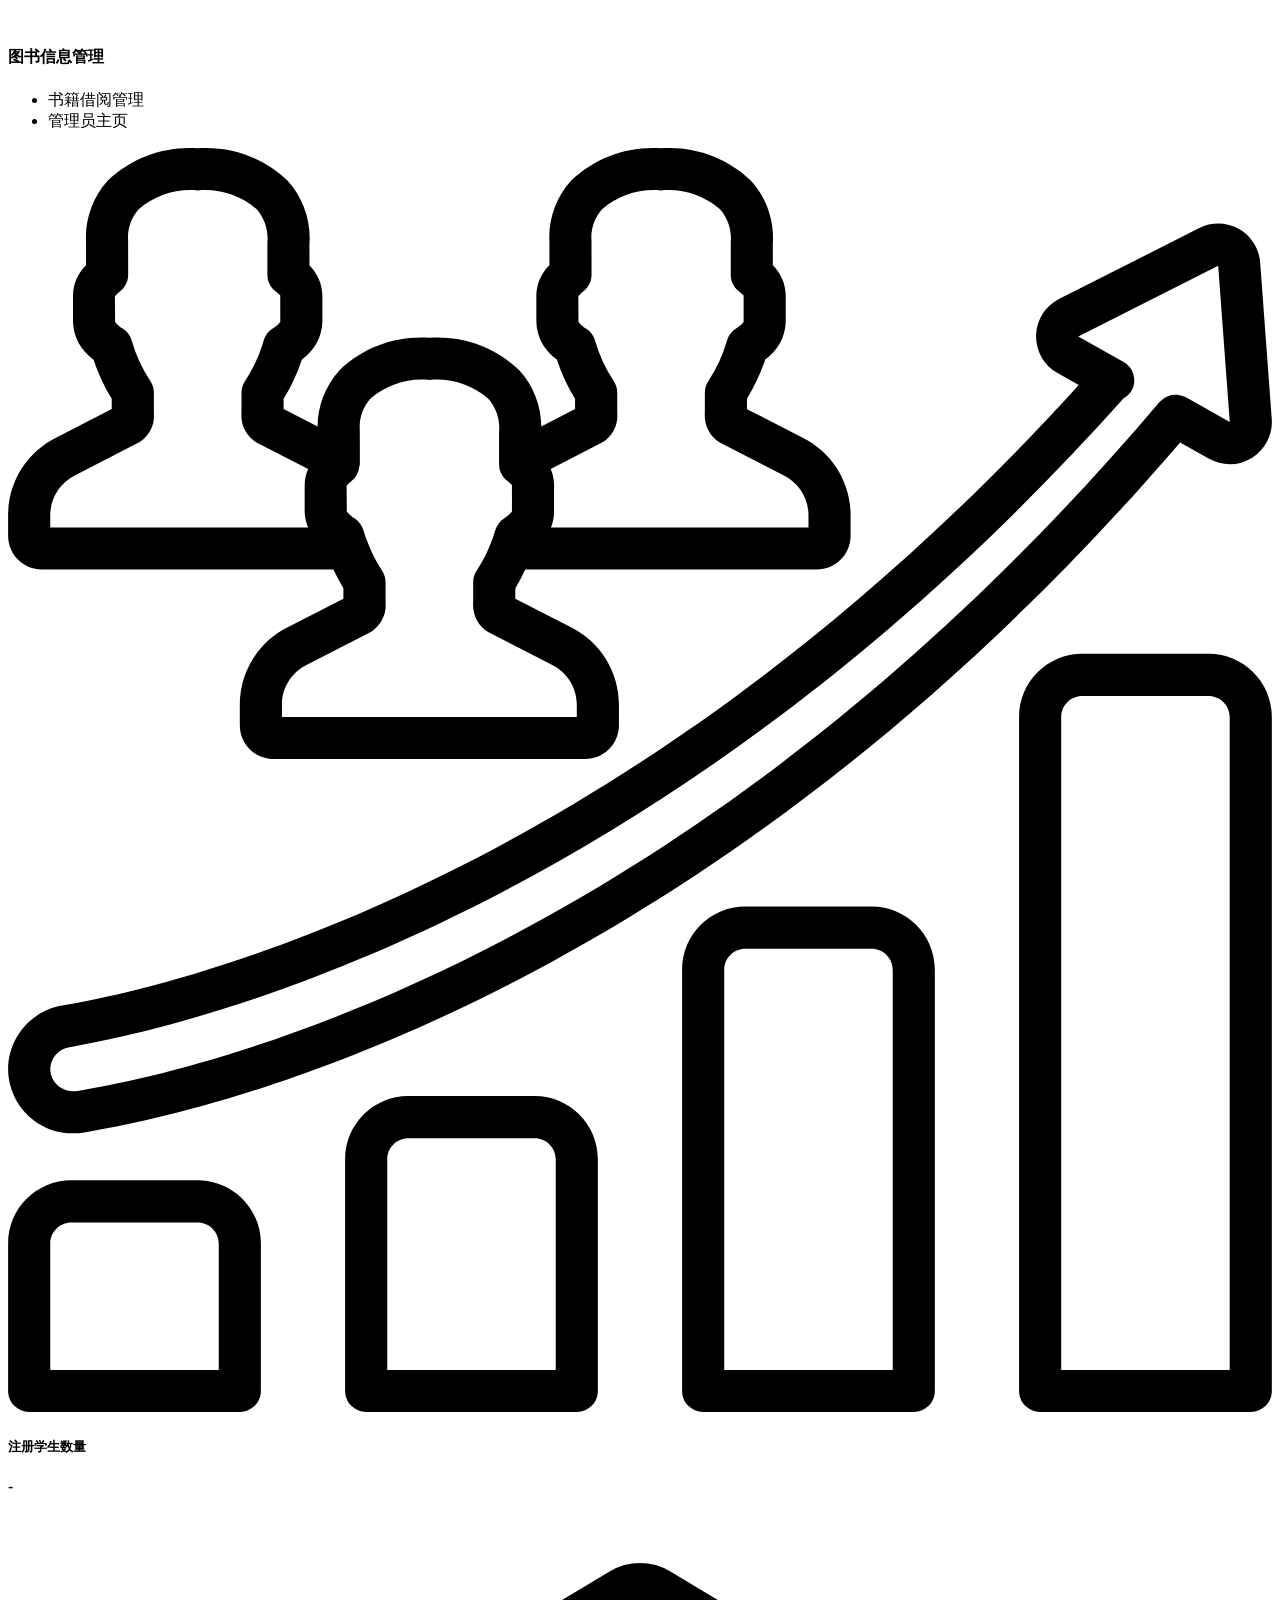
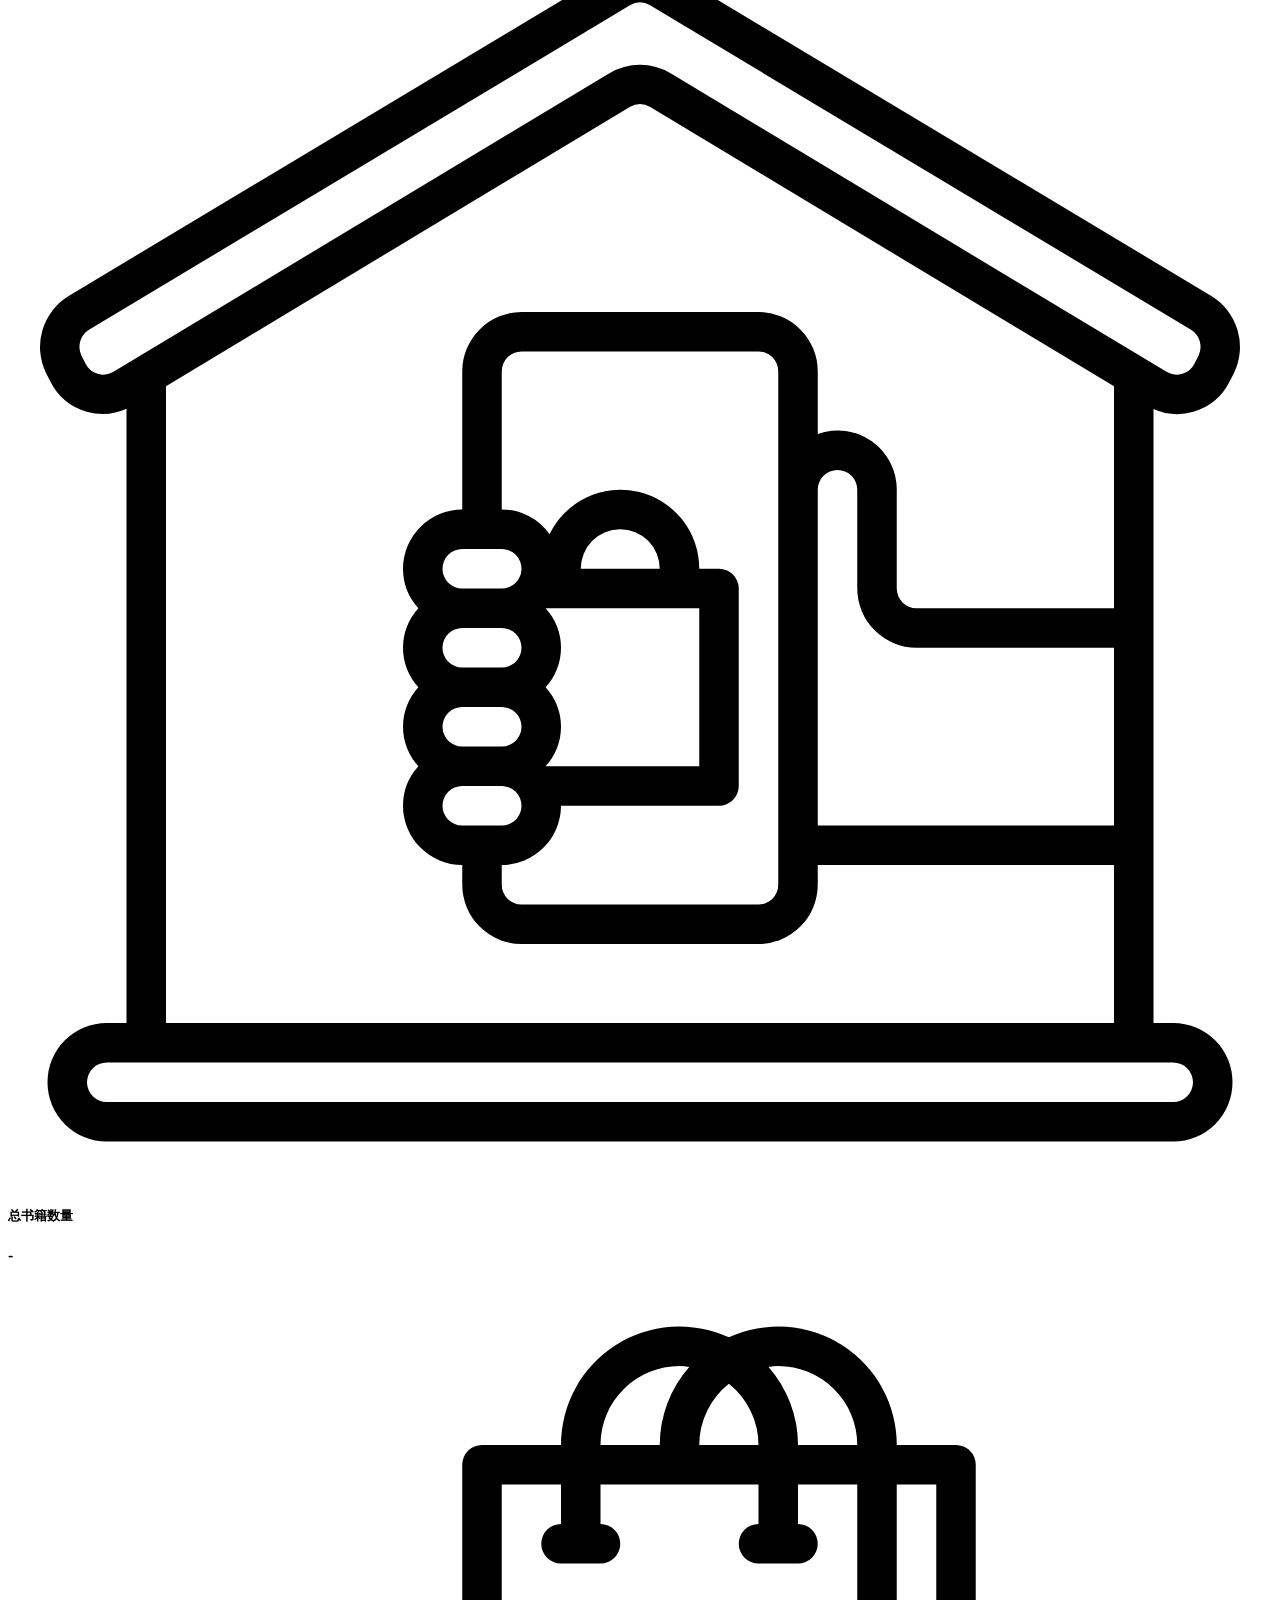
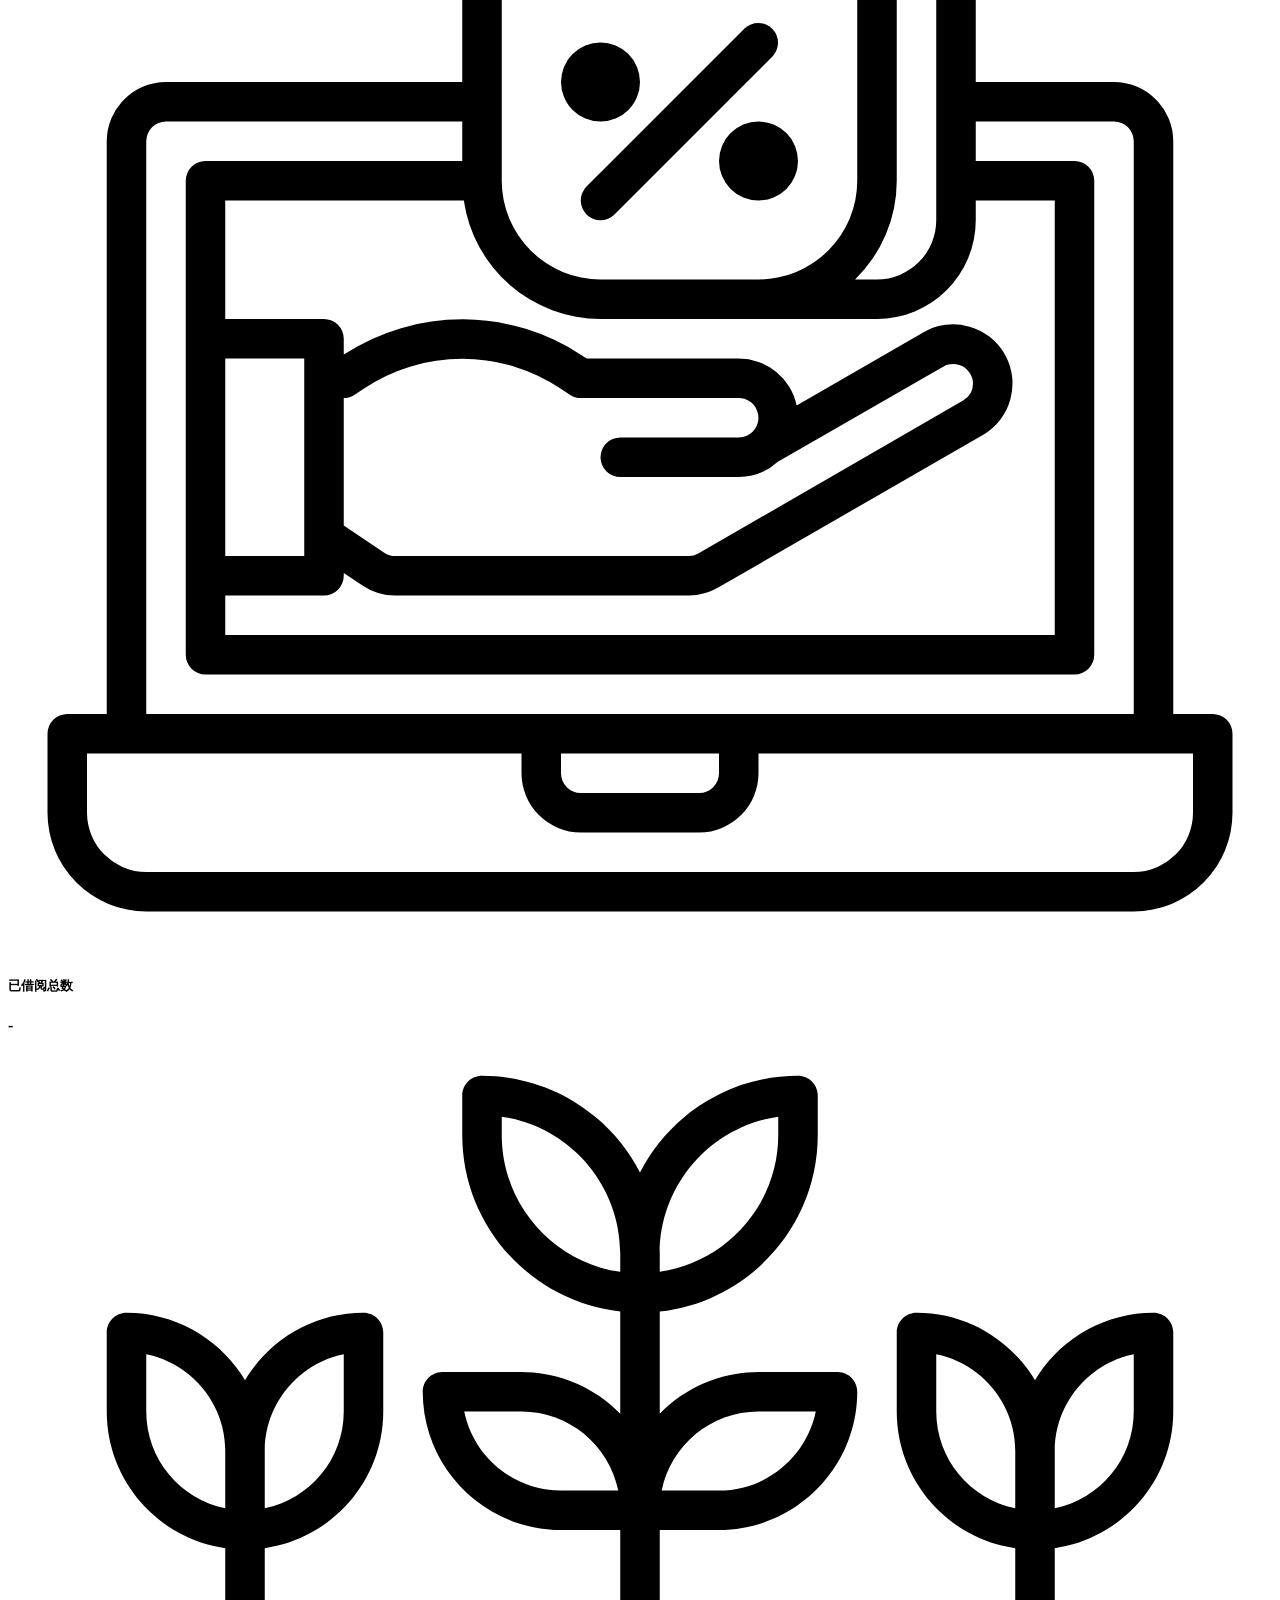
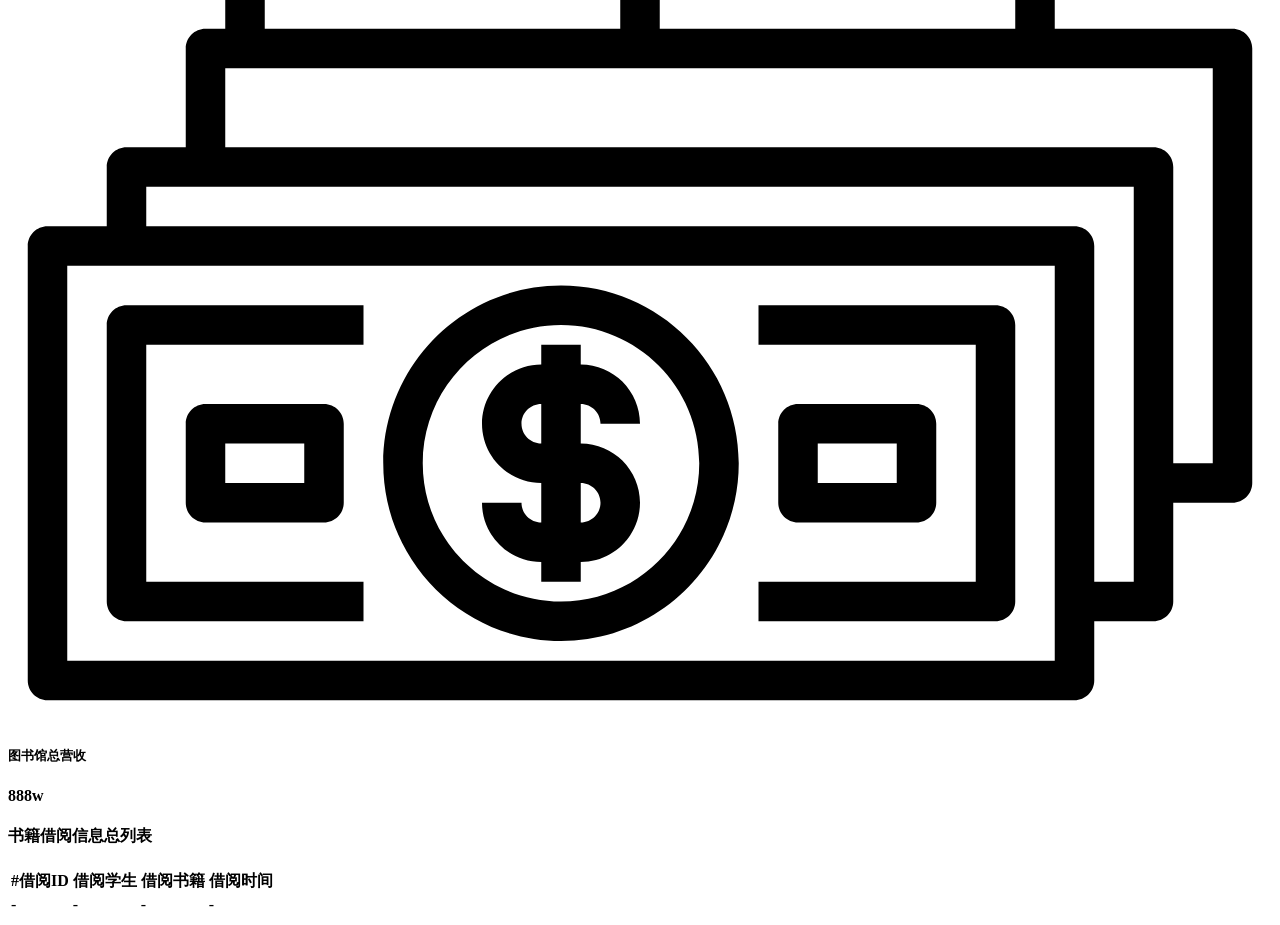
<file: target/BookManager-1.8-SNAPSHOT/WEB-INF/template/admin/index.html>
<!DOCTYPE html>
<!--[if IE 8]> <html lang="en" class="ie8 no-js"> <![endif]-->
<!--[if IE 9]> <html lang="en" class="ie9 no-js"> <![endif]-->
<!--[if !IE]><!-->
<html lang="zxx" xmlns:th="http://www.thymeleaf.org"
      xmlns:sec="http://www.thymeleaf.org/extras/spring-security">
<!--<![endif]-->
<!-- Begin Head -->

<head>
    <title>叶玄朔的图书管理系统</title>
    <meta charset="utf-8">
    <meta content="width=device-width, initial-scale=1.0" name="viewport">
    <meta name="description" content="">
    <meta name="keywords" content="">
    <meta name="author" content="">
    <meta name="MobileOptimized" content="320">
    <!--Start Style -->
    <link rel="stylesheet" type="text/css" th:href="@{/static/css/fonts.css}">
    <link rel="stylesheet" type="text/css" th:href="@{/static/css/bootstrap.min.css}">
    <link rel="stylesheet" type="text/css" th:href="@{/static/css/font-awesome.min.css}">
    <link rel="stylesheet" type="text/css" th:href="@{/static/css/icofont.min.css}">
    <link rel="stylesheet" type="text/css" th:href="@{/static/css/style.css}">
	<link rel="stylesheet" id="theme-change" type="text/css" href="">
</head>

<body>
<div class="loader">
    <div class="spinner">
        <img th:src="@{/static/picture/loader.gif}" alt="">
    </div>
</div>
    <!-- Main Body -->
    <div class="page-wrapper">
        <div th:replace="template.html::title"></div>
        <div th:replace="template.html::aside"></div>
        <div class="page-wrapper">
            <div class="main-content">
                <!-- Page Title Start -->
                <div class="row">
                    <div class="colxl-12 col-lg-12 col-md-12 col-sm-12 col-12">
                        <div class="page-title-wrapper">
                            <div class="page-title-box">
                                <h4 class="page-title bold">图书信息管理</h4>
                            </div>
                            <div class="breadcrumb-list">
                                <ul>
                                    <li class="breadcrumb-link">
                                        <a th:href="@{/page/admin/index}"><i class="fas fa-home mr-2"></i>书籍借阅管理</a>
                                    </li>
                                    <li class="breadcrumb-link active">管理员主页</li>
                                </ul>
                            </div>
                        </div>
                    </div>
                </div>

                <!-- Dashboard Start -->
                <div class="row">
                    <div class="col-xl-3 col-lg-4 col-md-6">
                        <!-- Start Card-->
                        <div class="card ad-info-card">
                            <div class="card-body dd-flex align-items-center">
                                <div class="icon-info">
                                    <svg version="1.1" xmlns="http://www.w3.org/2000/svg" xmlns:xlink="http://www.w3.org/1999/xlink" x="0px" y="0px" viewBox="0 0 512.126 512.126" xml:space="preserve">
                                        <g transform="translate(0 -1)">
                                            <g>
                                                <g>
                                                    <path d="M13.88,171.793h117.986c1.201,2.614,2.547,5.16,4.031,7.625l-0.009,4.175l-22.567,11.587
                                                        c-11.796,5.875-19.293,17.877-19.4,31.054v8.875c0.104,7.537,6.288,13.568,13.825,13.484h125.95
                                                        c7.537,0.085,13.721-5.946,13.825-13.483v-8.875c-0.108-13.178-7.605-25.18-19.4-31.058l-22.583-11.579v-4.171
                                                        c1.49-2.466,2.84-5.015,4.042-7.633h117.983c7.537,0.085,13.721-5.946,13.825-13.483v-8.875
                                                        c-0.107-13.177-7.604-25.179-19.4-31.054v-0.004l-22.583-11.579v-4.196c3.072-5.008,5.558-10.353,7.408-15.929
                                                        c5.027-3.432,8.109-9.062,8.292-15.146V60.689c-0.089-4.571-1.961-8.927-5.217-12.138l-0.025-8.554
                                                        c0.722-9.479-2.508-18.835-8.925-25.85c-9.739-9.271-22.94-13.999-36.35-13.021c-13.434-0.976-26.655,3.772-36.4,13.071
                                                        c-6.195,6.829-9.377,15.867-8.825,25.071v9.259c-3.309,3.191-5.213,7.566-5.292,12.162v10.837
                                                        c0.183,6.084,3.265,11.713,8.292,15.146c1.848,5.573,4.331,10.915,7.4,15.921l-0.009,4.2l-13.682,7.024
                                                        c-0.04-8.48-3.251-16.638-9.002-22.87c-9.739-9.27-22.939-13.999-36.35-13.021c-13.434-0.976-26.655,3.772-36.4,13.071
                                                        c-5.69,6.256-8.857,14.4-8.889,22.856l-13.761-7.056v-4.196c3.072-5.008,5.558-10.353,7.408-15.929
                                                        c5.027-3.432,8.109-9.062,8.292-15.146V60.689c-0.09-4.57-1.962-8.924-5.217-12.133l-0.025-8.558
                                                        c0.723-9.479-2.508-18.836-8.925-25.85c-9.739-9.271-22.94-13.999-36.35-13.021C63.421,0.151,50.2,4.898,40.455,14.197
                                                        c-6.195,6.831-9.377,15.87-8.825,25.075v9.259c-3.307,3.19-5.211,7.564-5.292,12.158v10.837
                                                        c0.183,6.084,3.265,11.713,8.292,15.146c1.849,5.573,4.332,10.915,7.4,15.921l-0.009,4.2l-22.567,11.588
                                                        c-11.796,5.875-19.293,17.877-19.4,31.054v8.875C0.159,165.846,6.343,171.878,13.88,171.793z M241.063,120.151
                                                        c3.963-2.5,6.193-7.008,5.775-11.675v-8.363c-0.001-1.683-0.499-3.329-1.434-4.729c-3.314-4.994-5.84-10.468-7.491-16.229
                                                        c-0.555-2.011-1.827-3.749-3.575-4.887c-1.249-0.682-2.339-1.621-3.2-2.754v0.004l-0.075-10.438
                                                        c0.643-0.803,1.388-1.519,2.217-2.129c1.993-1.622,3.15-4.055,3.15-6.625l-0.025-13.754c-0.366-4.656,1.181-9.259,4.284-12.75
                                                        c6.584-5.711,15.224-8.469,23.9-7.629c8.668-0.841,17.302,1.912,23.883,7.617c3.252,3.69,4.829,8.563,4.358,13.458v13.058
                                                        c0,2.57,1.157,5.003,3.15,6.625c1.692,1.371,2.05,1.833,2.058,1.737l0.017,10.696c0,0.009-0.383,1.05-3.217,2.883
                                                        c-1.748,1.138-3.02,2.876-3.575,4.887c-1.651,5.762-4.178,11.235-7.492,16.229c-0.934,1.4-1.433,3.046-1.434,4.729v8.363
                                                        c-0.392,4.852,2.04,9.498,6.25,11.942l25.6,13.141c6.094,2.966,10.008,9.1,10.133,15.876v5.292h-104.35
                                                        c0.843-2.028,1.273-4.204,1.267-6.4v-10.837c0.004-2.221-0.456-4.418-1.35-6.45L241.063,120.151z M139.413,135.743
                                                        c1.554-1.34,2.563-3.203,2.838-5.236l0.04-0.177c0.121-0.394,0.212-0.796,0.273-1.204l-0.025-13.75
                                                        c-0.366-4.657,1.18-9.263,4.283-12.755c6.584-5.711,15.224-8.469,23.9-7.629c8.668-0.841,17.302,1.912,23.883,7.617
                                                        c3.251,3.692,4.829,8.565,4.358,13.462v13.054c0,2.57,1.157,5.003,3.15,6.625c1.692,1.371,2.058,1.829,2.058,1.737l0.017,10.696
                                                        c0,0.009-0.383,1.05-3.217,2.883c-1.731,1.126-2.995,2.842-3.558,4.829c-0.34,1.328-0.774,2.63-1.3,3.896
                                                        c-0.052,0.116-0.062,0.241-0.108,0.358c-0.024,0.061-0.078,0.101-0.101,0.163c-1.501,4.139-3.49,8.083-5.925,11.75
                                                        c-0.983,1.426-1.509,3.118-1.508,4.85v8.363c-0.392,4.852,2.039,9.498,6.25,11.942l25.6,13.138
                                                        c6.093,2.968,10.008,9.102,10.133,15.878v5.292H110.988v-5.292c0.124-6.776,4.039-12.91,10.133-15.875l26.075-13.408
                                                        c3.963-2.5,6.193-7.008,5.775-11.675v-8.363c0.001-1.732-0.525-3.424-1.508-4.85c-2.489-3.786-4.525-7.85-6.067-12.11
                                                        l-0.012-0.029l-0.055-0.132c-0.526-1.266-0.96-2.568-1.3-3.896c-0.566-1.986-1.83-3.7-3.558-4.829
                                                        c-1.249-0.682-2.339-1.621-3.2-2.754v0.004l-0.083-10.433C137.837,137.08,138.584,136.36,139.413,135.743z M17.122,149.435
                                                        c0.124-6.776,4.039-12.91,10.133-15.875l26.075-13.408c3.963-2.5,6.193-7.008,5.775-11.675v-8.363
                                                        c-0.001-1.683-0.499-3.329-1.434-4.729c-3.314-4.994-5.84-10.468-7.492-16.229c-0.555-2.011-1.827-3.749-3.575-4.887
                                                        c-1.249-0.682-2.339-1.621-3.2-2.754v0.004l-0.083-10.433c0.648-0.805,1.396-1.525,2.225-2.142
                                                        c1.992-1.619,3.149-4.049,3.15-6.616l-0.025-13.75c-0.366-4.657,1.181-9.262,4.284-12.754c6.584-5.711,15.224-8.469,23.9-7.629
                                                        c8.668-0.841,17.302,1.912,23.883,7.617c3.251,3.692,4.829,8.565,4.358,13.462v13.054c0.001,2.567,1.158,4.997,3.15,6.617
                                                        c1.692,1.379,2.067,1.842,2.058,1.746l0.017,10.696c0,0.009-0.383,1.05-3.217,2.883c-1.748,1.138-3.02,2.876-3.575,4.887
                                                        c-1.651,5.762-4.178,11.235-7.492,16.23c-0.934,1.4-1.433,3.046-1.434,4.729v8.363c-0.392,4.852,2.04,9.498,6.25,11.942
                                                        l20.763,10.656c-0.92,2.014-1.402,4.2-1.413,6.415v10.837c0.036,2.206,0.514,4.382,1.406,6.4H17.122V149.435z"></path>
                                                    <path d="M26.422,400.235c1.51-0.001,3.018-0.125,4.508-0.371c55.972-9.13,252.363-56.295,443.986-279.584l11.697,6.639
                                                        c5.476,3.078,12.2,2.903,17.508-0.456c5.309-3.359,8.346-9.361,7.908-15.627l-4.692-63.371
                                                        c-0.399-5.686-3.615-10.795-8.57-13.612c-4.955-2.817-10.99-2.969-16.08-0.405l-56.7,28.654
                                                        c-5.651,2.802-9.287,8.503-9.444,14.809c-0.157,6.306,3.189,12.181,8.694,15.262l8.583,4.873
                                                        C253.671,295.491,73.423,339.651,21.938,348.477c-12.583,2.109-21.821,12.971-21.883,25.729c0.003,2.12,0.269,4.232,0.792,6.288
                                                        C3.817,392.172,14.371,400.319,26.422,400.235z M24.855,365.293c53.354-9.143,241.519-55.127,427.17-262.877
                                                        c1.32-0.706,2.425-1.756,3.197-3.04c2.323-4.099,0.887-9.305-3.209-11.633l-18.367-10.392l56.675-28.663l4.692,63.375
                                                        l-17.75-10.071c-0.277-0.109-0.561-0.202-0.848-0.279c-3.098-1.393-6.734-0.749-9.164,1.625c-0.245,0.173-0.48,0.359-0.704,0.558
                                                        C277.23,327.422,83.155,374.052,28.164,383.022c-4.808,0.917-9.51-2.028-10.783-6.754c-0.17-0.674-0.257-1.367-0.259-2.063
                                                        C17.192,369.75,20.454,365.99,24.855,365.293z"></path>
                                                    <path d="M76.855,419.26h-51.2c-14.132,0.015-25.585,11.468-25.6,25.6v59.733c-0.001,2.263,0.898,4.434,2.499,6.035
                                                        c1.6,1.6,3.771,2.499,6.035,2.499h85.333c2.263,0.001,4.434-0.898,6.035-2.499c1.6-1.6,2.499-3.771,2.499-6.035V444.86
                                                        C102.44,430.728,90.987,419.275,76.855,419.26z M85.388,496.06H17.122v-51.2c0.005-4.711,3.822-8.529,8.533-8.533h51.2
                                                        c4.711,0.005,8.529,3.822,8.533,8.533V496.06z"></path>
                                                    <path d="M213.388,385.126h-51.2c-14.132,0.015-25.585,11.468-25.6,25.6v93.867c-0.001,2.263,0.898,4.434,2.499,6.035
                                                        c1.6,1.6,3.771,2.499,6.035,2.499h85.333c2.263,0.001,4.434-0.898,6.035-2.499c1.6-1.6,2.499-3.771,2.499-6.035v-93.867
                                                        C238.973,396.594,227.52,385.142,213.388,385.126z M221.922,496.06h-68.267v-85.333c0.005-4.711,3.822-8.529,8.533-8.533h51.2
                                                        c4.711,0.005,8.529,3.822,8.533,8.533V496.06z"></path>
                                                    <path d="M349.922,308.326h-51.2c-14.132,0.015-25.585,11.468-25.6,25.6v170.667c-0.001,2.263,0.898,4.434,2.499,6.035
                                                        c1.6,1.6,3.771,2.499,6.035,2.499h85.333c2.263,0.001,4.434-0.898,6.035-2.499c1.6-1.6,2.499-3.771,2.499-6.035V333.926
                                                        C375.506,319.794,364.054,308.342,349.922,308.326z M358.455,496.06h-68.267V333.926c0.005-4.711,3.822-8.529,8.533-8.533h51.2
                                                        c4.711,0.005,8.529,3.823,8.533,8.533V496.06z"></path>
                                                    <path d="M486.455,205.926h-51.2c-14.132,0.015-25.585,11.468-25.6,25.6v273.067c-0.001,2.263,0.898,4.434,2.499,6.035
                                                        c1.6,1.6,3.771,2.499,6.035,2.499h85.333c2.263,0.001,4.434-0.898,6.035-2.499c1.6-1.6,2.499-3.771,2.499-6.035V231.526
                                                        C512.04,217.394,500.587,205.942,486.455,205.926z M494.988,496.06h-68.267V231.526c0.005-4.711,3.822-8.529,8.533-8.533h51.2
                                                        c4.711,0.005,8.529,3.822,8.533,8.533V496.06z"></path>
                                                </g>
                                            </g>
                                        </g>
                                    </svg>
                                </div>
                                <div class="icon-info-text">
                                    <h5 class="ad-title">注册学生数量</h5>
                                    <h4 class="ad-card-title" th:text="${stat.userCount}">-</h4>
                                </div>
                            </div>
                        </div>
                    </div>
                    <!-- Start Card-->
                    <div class="col-xl-3 col-lg-4 col-md-6">
                        <div class="card ad-info-card">
                            <div class="card-body dd-flex align-items-center">
                                <div class="icon-info">
                                    <svg xmlns="http://www.w3.org/2000/svg" viewBox="0 0 64 64"><g id="shopping-smartphone-home-house-hand"><path d="M60.02,25.05a2.971,2.971,0,0,0,1.84-1.54l.21-.41a3.022,3.022,0,0,0-1.14-3.91L33.54,2.76a2.988,2.988,0,0,0-3.08,0L3.07,19.19A3.022,3.022,0,0,0,1.93,23.1l.21.41a2.971,2.971,0,0,0,1.84,1.54,3.045,3.045,0,0,0,.84.12A3.033,3.033,0,0,0,6,24.9V56H5a3,3,0,0,0,0,6H59a3,3,0,0,0,0-6H58V24.91A2.928,2.928,0,0,0,60.02,25.05ZM59,58a1,1,0,0,1,0,2H5a1,1,0,0,1,0-2ZM46,37H56v9H41V29a1,1,0,0,1,2,0v5A3.009,3.009,0,0,0,46,37Zm0-2a1,1,0,0,1-1-1V29a2.98,2.98,0,0,0-4-2.82V23a3.009,3.009,0,0,0-3-3H26a3.009,3.009,0,0,0-3,3v7a3.009,3.009,0,0,0-3,3,2.974,2.974,0,0,0,.78,2,2.954,2.954,0,0,0,0,4,2.954,2.954,0,0,0,0,4A2.974,2.974,0,0,0,20,45a3.009,3.009,0,0,0,3,3v1a3.009,3.009,0,0,0,3,3H38a3.009,3.009,0,0,0,3-3V48H56v8H8V23.76L31.48,9.62a1.02,1.02,0,0,1,1.04,0L56,23.76V35ZM23,36h2a1,1,0,0,1,0,2H23a1,1,0,0,1,0-2Zm-1-3a1,1,0,0,1,1-1h2a1,1,0,0,1,0,2H23A1,1,0,0,1,22,33Zm1,7h2a1,1,0,0,1,0,2H23a1,1,0,0,1,0-2Zm0,4h2a1,1,0,0,1,0,2H23a1,1,0,0,1,0-2Zm2,4a3.009,3.009,0,0,0,3-3h8a1,1,0,0,0,1-1V34a1,1,0,0,0-1-1H35a3.99,3.99,0,0,0-7.58-1.75A2.956,2.956,0,0,0,25,30V23a1,1,0,0,1,1-1H38a1,1,0,0,1,1,1V49a1,1,0,0,1-1,1H26a1,1,0,0,1-1-1Zm2.22-9a2.954,2.954,0,0,0,0-4H35v8H27.22a2.954,2.954,0,0,0,0-4ZM29,33a2,2,0,0,1,4,0ZM33.55,7.91a2.979,2.979,0,0,0-3.1,0L5.34,23.03a1.018,1.018,0,0,1-.8.1.972.972,0,0,1-.61-.51l-.21-.41A1.021,1.021,0,0,1,4.1,20.9L31.49,4.47a1,1,0,0,1,1.02,0L59.9,20.9a1.021,1.021,0,0,1,.38,1.31l-.21.41a.972.972,0,0,1-.61.51,1.018,1.018,0,0,1-.8-.1Z"></path></g></svg>
                                </div>
                                <div class="icon-info-text">
                                    <h5 class="ad-title">总书籍数量</h5>
                                    <h4 class="ad-card-title" th:text="${stat.bookCount}">-</h4>
                                </div>
                            </div>
                        </div>
                    </div>
                    <!-- Start Card-->
                    <div class="col-xl-3 col-lg-4 col-md-6">
                        <div class="card ad-info-card">
                            <div class="card-body dd-flex align-items-center">
                                <div class="icon-info">
                                    <svg xmlns="http://www.w3.org/2000/svg" viewBox="0 0 64 64"><g id="hand_·_ecommerce_·_shopping_·_online_·_sale" data-name="hand · ecommerce · shopping · online · sale"><path d="M61,52H59V23a3.009,3.009,0,0,0-3-3H49V9a1,1,0,0,0-1-1H45a5.992,5.992,0,0,0-8.5-5.45A5.992,5.992,0,0,0,28,8H24a1,1,0,0,0-1,1V20H8a3.009,3.009,0,0,0-3,3V52H3a1,1,0,0,0-1,1v4a5,5,0,0,0,5,5H57a5,5,0,0,0,5-5V53A1,1,0,0,0,61,52ZM45,25V10h2V27a3.009,3.009,0,0,1-3,3H42.89A6.97,6.97,0,0,0,45,25ZM39,4a4,4,0,0,1,4,4H40a6.016,6.016,0,0,0-1.49-3.95A3.87,3.87,0,0,1,39,4Zm-2.5.9A3.976,3.976,0,0,1,38,8H35A3.976,3.976,0,0,1,36.5,4.9ZM34,4a3.87,3.87,0,0,1,.49.05A6.016,6.016,0,0,0,33,8H30A4,4,0,0,1,34,4Zm-9,6h3v2a1,1,0,0,0,0,2h2a1,1,0,0,0,0-2V10h8v2a1,1,0,0,0,0,2h2a1,1,0,0,0,0-2V10h3V25a5,5,0,0,1-5,5H30a5,5,0,0,1-5-5ZM23.08,26A7,7,0,0,0,30,32H44a5,5,0,0,0,5-5V26h4V48H11V46h5a1,1,0,0,0,1-1v-.14l.93.62a2.952,2.952,0,0,0,1.68.52H34.46a2.925,2.925,0,0,0,1.5-.4l13.4-7.73a3.006,3.006,0,0,0,1.1-4.1,3.011,3.011,0,0,0-4.1-1.1l-6.43,3.71A2.993,2.993,0,0,0,37,34H29.3l-.2-.13A10.972,10.972,0,0,0,17,33.8V33a1,1,0,0,0-1-1H11V26ZM11,44V34h4V44Zm20-4h6a2.982,2.982,0,0,0,1.98-.77l8.39-4.83a1.006,1.006,0,0,1,1.49.86.992.992,0,0,1-.5.87L34.95,43.87a.922.922,0,0,1-.49.13H19.61a1.023,1.023,0,0,1-.56-.17L17,42.46V36a.967.967,0,0,0,.55-.17l.46-.3a8.975,8.975,0,0,1,9.98,0l.46.3A.967.967,0,0,0,29,36h8a1,1,0,0,1,.71,1.7.01.01,0,0,0-.01.01A.991.991,0,0,1,37,38H31a1,1,0,0,0,0,2ZM7,23a1,1,0,0,1,1-1H23v2H10a1,1,0,0,0-1,1V49a1,1,0,0,0,1,1H54a1,1,0,0,0,1-1V25a1,1,0,0,0-1-1H49V22h7a1,1,0,0,1,1,1V52H7ZM36,54v1a1,1,0,0,1-1,1H29a1,1,0,0,1-1-1V54Zm24,3a3.009,3.009,0,0,1-3,3H7a3.009,3.009,0,0,1-3-3V54H26v1a3.009,3.009,0,0,0,3,3h6a3.009,3.009,0,0,0,3-3V54H60Z"></path><path d="M29.293,26.707a1,1,0,0,0,1.414,0l8-8a1,1,0,0,0-1.414-1.414l-8,8A1,1,0,0,0,29.293,26.707Z"></path><circle cx="30" cy="20" r="2"></circle><circle cx="38" cy="24" r="2"></circle></g></svg>
                                </div>
                                <div class="icon-info-text">
                                    <h5 class="ad-title">已借阅总数</h5>
                                    <h4 class="ad-card-title" th:text="${stat.borrowCount}">-</h4>
                                </div>
                            </div>
                        </div>
                    </div>
                    <!-- Start Card-->
                    <div class="col-xl-3 col-lg-4 col-md-6">
                        <div class="card ad-info-card">
                            <div class="card-body dd-flex align-items-center">
                                <div class="icon-info">
                                    <svg enable-background="new 0 0 64 64" viewBox="0 0 64 64" xmlns="http://www.w3.org/2000/svg"><g><path d="m28 60c4.962 0 9-4.038 9-9s-4.038-9-9-9-9 4.038-9 9 4.038 9 9 9zm0-16c3.86 0 7 3.14 7 7s-3.14 7-7 7-7-3.14-7-7 3.14-7 7-7z"></path><path d="m26 53h-2c0 1.654 1.346 3 3 3v1h2v-1c1.654 0 3-1.346 3-3s-1.346-3-3-3v-2c.551 0 1 .449 1 1h2c0-1.654-1.346-3-3-3v-1h-2v1c-1.654 0-3 1.346-3 3s1.346 3 3 3v2c-.551 0-1-.449-1-1zm0-4c0-.551.449-1 1-1v2c-.551 0-1-.449-1-1zm3 3c.551 0 1 .449 1 1s-.449 1-1 1z"></path><path d="m62 29h-9v-4.08c3.387-.488 6-3.401 6-6.92v-4c0-.552-.448-1-1-1-2.548 0-4.775 1.373-6 3.413-1.225-2.04-3.452-3.413-6-3.413-.552 0-1 .448-1 1v4c0 3.519 2.613 6.432 6 6.92v4.08h-18v-5h3c3.86 0 7-3.14 7-7 0-.552-.448-1-1-1h-4c-1.958 0-3.728.81-5 2.11v-5.169c4.493-.5 8-4.317 8-8.941v-2c0-.552-.448-1-1-1-3.483 0-6.505 1.993-8 4.896-1.495-2.903-4.517-4.896-8-4.896-.552 0-1 .448-1 1v2c0 4.624 3.507 8.441 8 8.941v5.169c-1.272-1.3-3.042-2.11-5-2.11h-4c-.552 0-1 .448-1 1 0 3.86 3.14 7 7 7h3v5h-18v-4.08c3.387-.488 6-3.401 6-6.92v-4c0-.552-.448-1-1-1-2.548 0-4.775 1.373-6 3.413-1.225-2.04-3.452-3.413-6-3.413-.552 0-1 .448-1 1v4c0 3.519 2.613 6.432 6 6.92v4.08h-1c-.552 0-1 .448-1 1v5h-3c-.552 0-1 .448-1 1v3h-3c-.552 0-1 .448-1 1v22c0 .552.448 1 1 1h52c.552 0 1-.448 1-1v-3h3c.552 0 1-.448 1-1v-5h3c.552 0 1-.448 1-1v-22c0-.552-.448-1-1-1zm-5-13.899v2.899c0 2.415-1.721 4.435-4 4.899v-2.899c0-2.415 1.721-4.435 4-4.899zm-10 2.899v-2.899c2.279.464 4 2.485 4 4.899v2.899c-2.279-.464-4-2.484-4-4.899zm-9 0h2.899c-.464 2.279-2.485 4-4.899 4h-2.899c.464-2.279 2.484-4 4.899-4zm-10 4c-2.415 0-4.435-1.721-4.899-4h2.899c2.415 0 4.435 1.721 4.899 4zm11-18.929v.929c0 3.521-2.612 6.442-6 6.929v-.929c0-3.521 2.612-6.442 6-6.929zm-14 .929v-.929c3.388.487 6 3.408 6 6.929v.929c-3.388-.487-6-3.408-6-6.929zm-8 11.101v2.899c0 2.415-1.721 4.435-4 4.899v-2.899c0-2.415 1.721-4.435 4-4.899zm-10 2.899v-2.899c2.279.464 4 2.485 4 4.899v2.899c-2.279-.464-4-2.484-4-4.899zm46 43h-50v-20h50zm4-4h-2v-17c0-.552-.448-1-1-1h-47v-2h50zm4-6h-2v-15c0-.552-.448-1-1-1h-47v-4h50z"></path><path d="m6 59h12v-2h-11v-12h11v-2h-12c-.552 0-1 .448-1 1v14c0 .552.448 1 1 1z"></path><path d="m51 58v-14c0-.552-.448-1-1-1h-12v2h11v12h-11v2h12c.552 0 1-.448 1-1z"></path><path d="m46 54c.552 0 1-.448 1-1v-4c0-.552-.448-1-1-1h-6c-.552 0-1 .448-1 1v4c0 .552.448 1 1 1zm-5-4h4v2h-4z"></path><path d="m10 48c-.552 0-1 .448-1 1v4c0 .552.448 1 1 1h6c.552 0 1-.448 1-1v-4c0-.552-.448-1-1-1zm5 4h-4v-2h4z"></path></g></svg>
                                </div>
                                <div class="icon-info-text">
                                    <h5 class="ad-title">图书馆总营收</h5>
                                    <h4 class="ad-card-title">888w</h4>
                                </div>
                            </div>
                        </div>
                    </div>
                </div>
                <!-- Products Orders Start -->
                <div class="row">
                    <div class="col-xl-12 col-lg-12 col-md-12 col-sm-12 col-12">
                        <div class="card chart-card">
                            <div class="card-header">
                                <h4>书籍借阅信息总列表</h4>
                            </div>
                            <div class="card-body pb-4">
                                <div class="chart-holder">
                                    <div class="table-responsive">
                                        <table class="table table-styled mb-0">
                                            <thead>
                                            <tr>
                                                <th>#借阅ID</th>
                                                <th>借阅学生</th>
                                                <th>借阅书籍</th>
                                                <th>借阅时间</th>
                                            </tr>
                                            </thead>
                                            <tbody>
                                            <tr th:each="borrow : ${borrowList}">
                                                <td th:text="${borrow.getId()}">-</td>
                                                <td th:text="${borrow.getUser_name()}">-</td>
                                                <td th:text="${borrow.getBook_title()}">-</td>
                                                <td th:text="${borrow.getTime()}">-</td>
                                            </tr>
                                            </tbody>
                                        </table>
                                    </div>
                                </div>
                            </div>
                        </div>
                    </div>
                </div>
            </div>
        </div>
    </div>
	
    <!-- Script Start -->
	<script th:src="@{/static/js/jquery.min.js}"></script>
    <script th:src="@{/static/js/popper.min.js}"></script>
    <script th:src="@{/static/js/bootstrap.min.js}"></script>
	<script th:src="@{/static/js/swiper.min.js}"></script>
    <script th:src="@{/static/js/apexcharts.min.js}"></script>
    <script th:src="@{/static/js/control-chart-apexcharts.js}"></script>
	<!-- Page Specific -->
    <script th:src="@{/static/js/nice-select.min.js}"></script>
    <!-- Custom Script -->
    <script th:src="@{/static/js/custom.js}"></script>
</body>

</html>
</file>
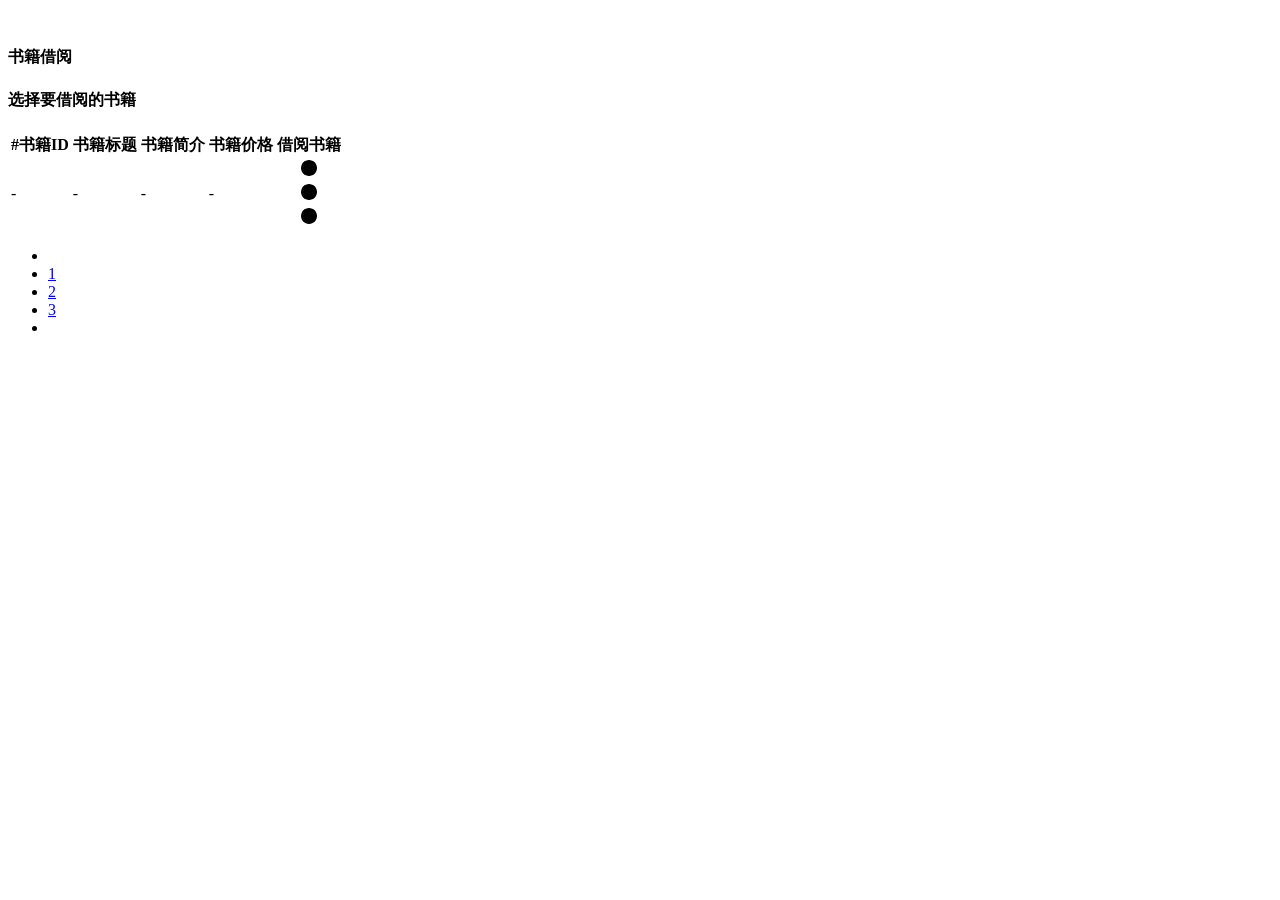
<file: target/BookManager-1.8-SNAPSHOT/WEB-INF/template/user/index.html>
<!DOCTYPE html>
<!--[if IE 8]> <html lang="en" class="ie8 no-js"> <![endif]-->
<!--[if IE 9]> <html lang="en" class="ie9 no-js"> <![endif]-->
<!--[if !IE]><!-->
<html lang="zxx" xmlns:th="http://www.thymeleaf.org"
      xmlns:sec="http://www.thymeleaf.org/extras/spring-security">
<!--<![endif]-->
<!-- Begin Head -->

<head>
    <title>叶玄朔的图书管理系统</title>
    <meta charset="utf-8">
    <meta content="width=device-width, initial-scale=1.0" name="viewport">
    <meta name="description" content="">
    <meta name="keywords" content="">
    <meta name="author" content="">
    <meta name="MobileOptimized" content="320">
    <!--Start Style -->
    <link rel="stylesheet" type="text/css" th:href="@{/static/css/fonts.css}">
    <link rel="stylesheet" type="text/css" th:href="@{/static/css/bootstrap.min.css}">
    <link rel="stylesheet" type="text/css" th:href="@{/static/css/font-awesome.min.css}">
    <link rel="stylesheet" type="text/css" th:href="@{/static/css/icofont.min.css}">
    <link rel="stylesheet" type="text/css" th:href="@{/static/css/style.css}">
	<link rel="stylesheet" id="theme-change" type="text/css" href="">
</head>

<body>
	<div class="loader">
	  <div class="spinner">
		<img th:src="@{/static/picture/loader.gif}" alt="">
	  </div> 
	</div>
    <!-- Main Body -->
    <div class="page-wrapper">
        <div th:replace="template.html::title"></div>
        <div th:replace="template.html::aside"></div>
        <div class="page-wrapper">
            <div class="main-content">
                <!-- Page Title Start -->
                <div class="row">
                    <div class="colxl-12 col-lg-12 col-md-12 col-sm-12 col-12">
                        <div class="page-title-wrapper">
                            <div class="page-title-box ad-title-box-use">
                                <h4 class="page-title bold">书籍借阅</h4>
                            </div>
                        </div>
                    </div>
                </div>
                <!-- Table Start -->
                <div class="row">
                    <!-- Styled Table Card-->
                    <div class="col-xl-12 col-lg-12 col-md-12 col-sm-12 col-12">
                        <div class="card table-card">
                            <div class="card-header pb-0">
                                <h4>选择要借阅的书籍</h4>
                            </div>
                            <div class="card-body">
                                <div class="chart-holder">
                                    <div class="table-responsive">
                                        <table class="table table-styled mb-0">
                                            <thead>
                                            <tr>
                                                <th>#书籍ID</th>
                                                <th>书籍标题</th>
                                                <th>书籍简介</th>
                                                <th>书籍价格</th>
                                                <th>借阅书籍</th>
                                            </tr>
                                            </thead>
                                            <tbody>
                                            <tr th:each="book : ${bookList}">
                                                <td th:text="${book.getBid()}">-</td>
                                                <td th:text="${book.getTitle()}">-</td>
                                                <td th:text="${book.getDesc()}">-</td>
                                                <td th:text="${book.getPrice()}">-</td>
                                                <td class="relative">
                                                    <a class="action-btn " onclick="confirm('借阅成功!')" th:href="@{/api/user/borrow-book(id=${book.getBid()})}">
                                                        <svg class="default-size " viewBox="0 0 341.333 341.333 ">
                                                            <g>
                                                                <g>
                                                                    <g>
                                                                        <path d="M170.667,85.333c23.573,0,42.667-19.093,42.667-42.667C213.333,19.093,194.24,0,170.667,0S128,19.093,128,42.667 C128,66.24,147.093,85.333,170.667,85.333z "></path>
                                                                        <path d="M170.667,128C147.093,128,128,147.093,128,170.667s19.093,42.667,42.667,42.667s42.667-19.093,42.667-42.667 S194.24,128,170.667,128z "></path>
                                                                        <path d="M170.667,256C147.093,256,128,275.093,128,298.667c0,23.573,19.093,42.667,42.667,42.667s42.667-19.093,42.667-42.667 C213.333,275.093,194.24,256,170.667,256z "></path>
                                                                    </g>
                                                                </g>
                                                            </g>
                                                        </svg>
                                                    </a>
                                                </td>
                                            </tr>
                                            </tbody>
                                        </table>
                                    </div>
                                </div>
                                <div class="text-right">
                                    <nav class="d-inline-block">
                                        <ul class="pagination mb-0 ">
                                            <li class="page-item disabled ">
                                                <a class="page-link" href="javascript:void(0);" tabindex="-1"><i class="fas fa-chevron-left"></i></a>
                                            </li>
                                            <li class="page-item active "><a class="page-link " href="javascript:void(0); ">1</a></li>
                                            <li class="page-item ">
                                                <a class="page-link " href="javascript:void(0); ">2</a>
                                            </li>
                                            <li class="page-item "><a class="page-link " href="javascript:void(0); ">3</a></li>
                                            <li class="page-item ">
                                                <a class="page-link " href="javascript:void(0); "><i class="fas fa-chevron-right "></i></a>
                                            </li>
                                        </ul>
                                    </nav>
                                </div>
                            </div>
                        </div>
                    </div>
                </div>
            </div>
        </div>
    </div>

    <!-- Script Start -->
    <script th:src="@{/static/js/jquery.min.js}"></script>
    <script th:src="@{/static/js/popper.min.js}"></script>
    <script th:src="@{/static/js/bootstrap.min.js}"></script>
    <script th:src="@{/static/js/swiper.min.js}"></script>
    <script th:src="@{/static/js/apexcharts.min.js}"></script>
    <script th:src="@{/static/js/control-chart-apexcharts.js}"></script>
    <!-- Page Specific -->
    <script th:src="@{/static/js/nice-select.min.js}"></script>
    <!-- Custom Script -->
    <script th:src="@{/static/js/custom.js}"></script>
</body>

</html>
</file>
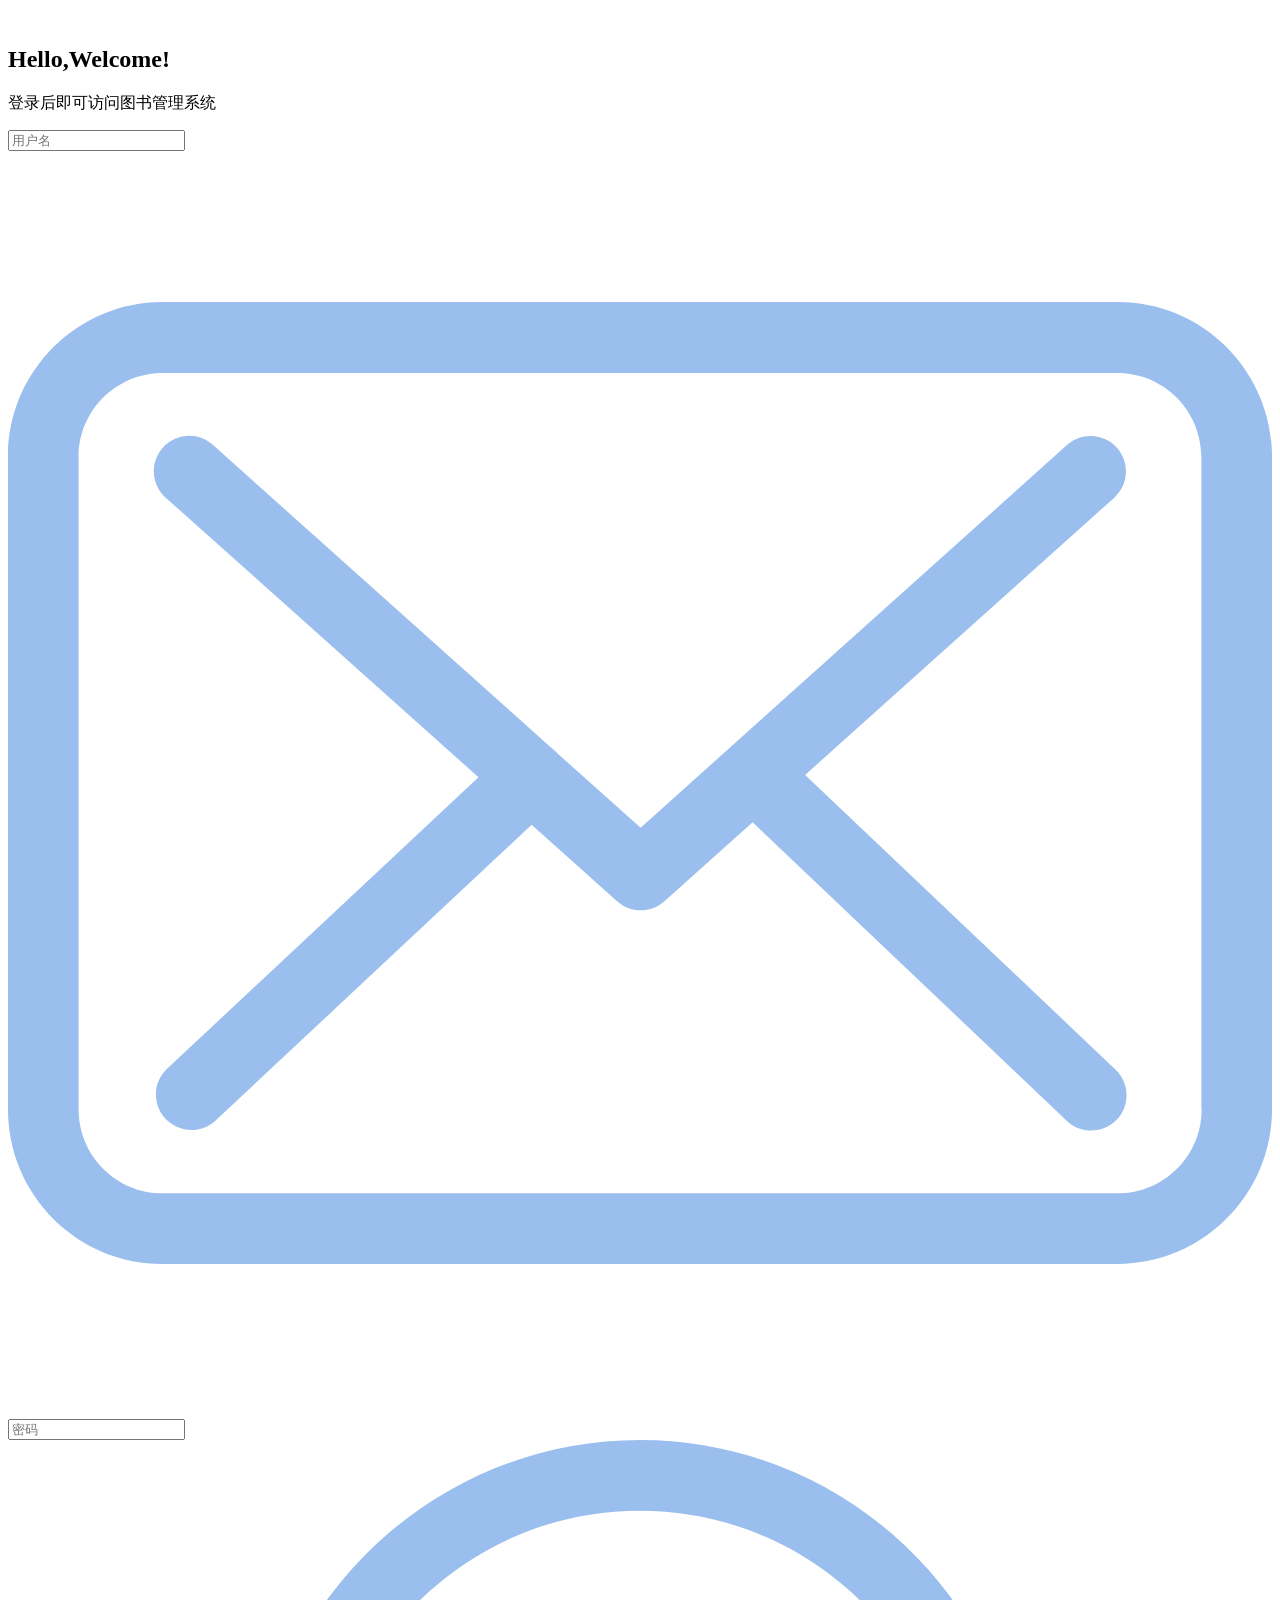
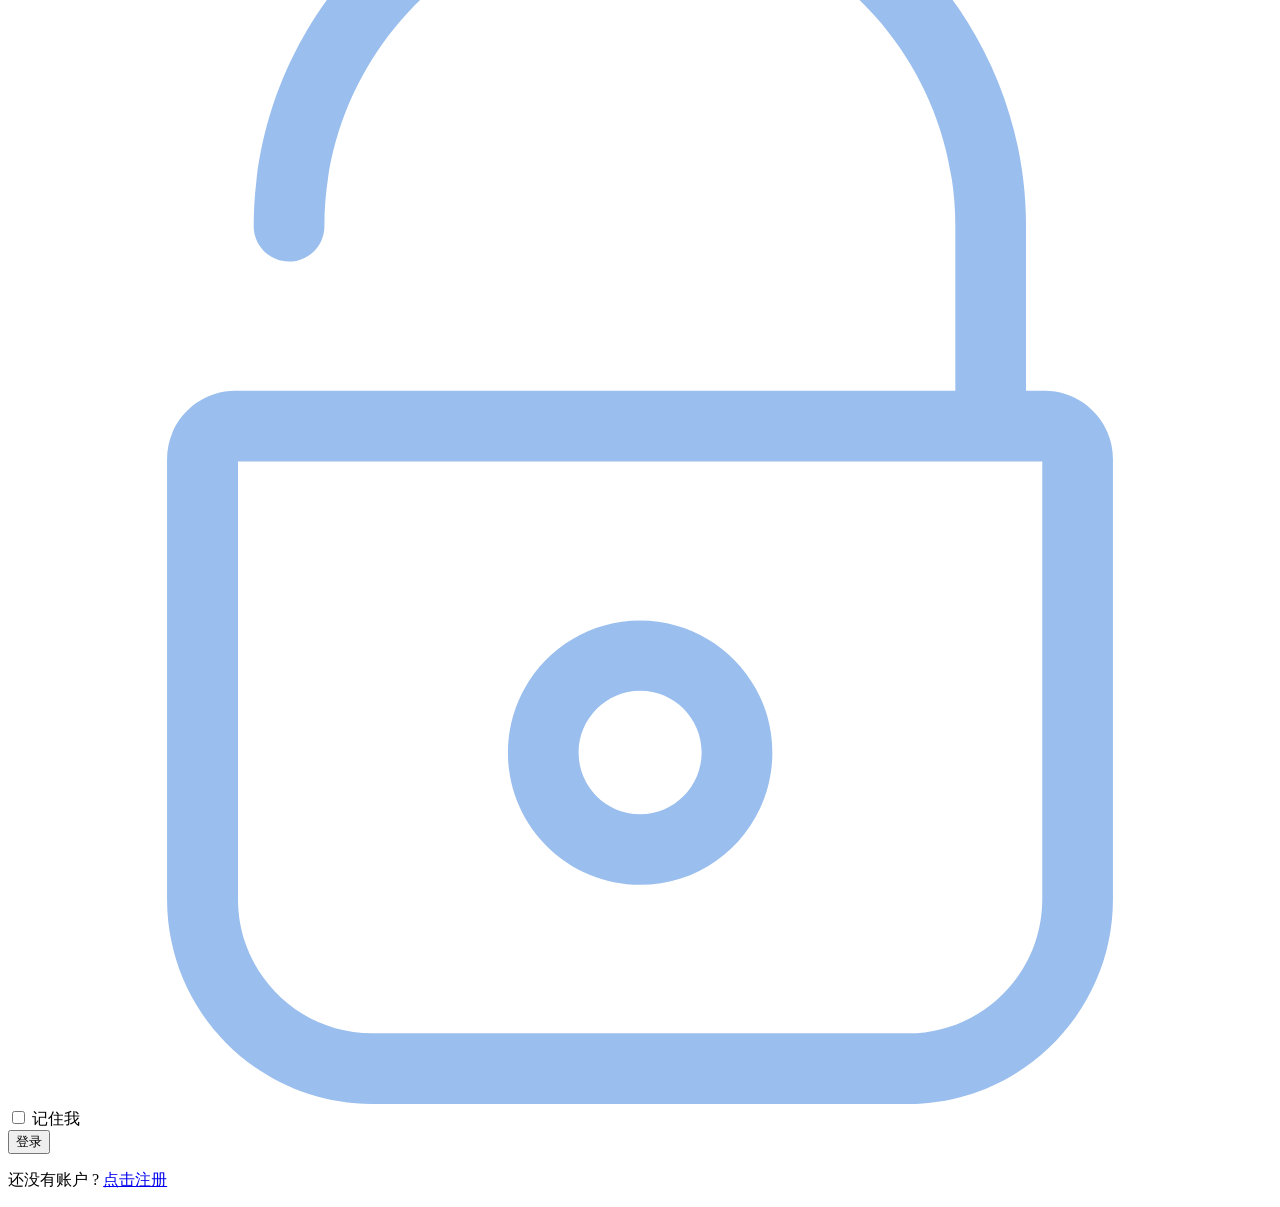
<file: target/BookManager-1.8-SNAPSHOT/WEB-INF/template/login.html>
<!DOCTYPE html>
<!--[if IE 8]> <html lang="en" class="ie8 no-js"> <![endif]-->
<!--[if IE 9]> <html lang="en" class="ie9 no-js"> <![endif]-->
<!--[if !IE]><!-->
<html lang="zxx" xmlns:th="http://www.thymeleaf.org"
      xmlns:sec="http://www.thymeleaf.org/extras/spring-security">
<!--<![endif]-->
<!-- Begin Head -->

<head>
    <title>叶玄朔的图书管理系统</title>
    <meta charset="utf-8">
    <meta content="width=device-width, initial-scale=1.0" name="viewport">
    <meta name="description" content="">
    <meta name="keywords" content="">
    <meta name="author" content="">
    <meta name="MobileOptimized" content="320">
    <!--Start Style -->
    <link rel="stylesheet" type="text/css" th:href="@{/static/css/fonts.css}">
    <link rel="stylesheet" type="text/css" th:href="@{/static/css/bootstrap.min.css}">
    <link rel="stylesheet" type="text/css" th:href="@{/static/css/auth.css}">
</head>

<body>
    <div class="ad-auth-wrapper">
        <div class="ad-auth-box">
            <div class="row align-items-center">
                <div class="col-xl-6 col-lg-6 col-md-12 col-sm-12 col-12">
                    <div class="ad-auth-img">
                        <img th:src="@{/static/picture/auth-img1.png}" alt="">
                    </div>
                </div>
                <div class="col-xl-6 col-lg-6 col-md-12 col-sm-12 col-12">
                    <div class="ad-auth-content">
                        <form th:action="@{/api/auth/login}" method="post">
                            <h2><span class="primary">Hello,</span>Welcome!</h2>
                            <p>登录后即可访问图书管理系统</p>
                            <div class="ad-auth-form">
                                <div class="ad-auth-feilds mb-30">
                                    <input name="username" type="text" placeholder="用户名" class="ad-input">
                                    <div class="ad-auth-icon">
                                        <svg xmlns="http://www.w3.org/2000/svg" viewbox="0 0 483.3 483.3"><path d="M424.3,57.75H59.1c-32.6,0-59.1,26.5-59.1,59.1v249.6c0,32.6,26.5,59.1,59.1,59.1h365.1c32.6,0,59.1-26.5,59.1-59.1    v-249.5C483.4,84.35,456.9,57.75,424.3,57.75z M456.4,366.45c0,17.7-14.4,32.1-32.1,32.1H59.1c-17.7,0-32.1-14.4-32.1-32.1v-249.5    c0-17.7,14.4-32.1,32.1-32.1h365.1c17.7,0,32.1,14.4,32.1,32.1v249.5H456.4z" data-original="#000000" class="active-path" data-old_color="#000000" fill="#9abeed"></path><path d="M304.8,238.55l118.2-106c5.5-5,6-13.5,1-19.1c-5-5.5-13.5-6-19.1-1l-163,146.3l-31.8-28.4c-0.1-0.1-0.2-0.2-0.2-0.3    c-0.7-0.7-1.4-1.3-2.2-1.9L78.3,112.35c-5.6-5-14.1-4.5-19.1,1.1c-5,5.6-4.5,14.1,1.1,19.1l119.6,106.9L60.8,350.95    c-5.4,5.1-5.7,13.6-0.6,19.1c2.7,2.8,6.3,4.3,9.9,4.3c3.3,0,6.6-1.2,9.2-3.6l120.9-113.1l32.8,29.3c2.6,2.3,5.8,3.4,9,3.4    c3.2,0,6.5-1.2,9-3.5l33.7-30.2l120.2,114.2c2.6,2.5,6,3.7,9.3,3.7c3.6,0,7.1-1.4,9.8-4.2c5.1-5.4,4.9-14-0.5-19.1L304.8,238.55z" data-original="#000000" class="active-path" data-old_color="#000000" fill="#9abeed"></path></svg>
                                    </div>
                                </div>
                                <div class="ad-auth-feilds">
                                    <input name="password" type="password" placeholder="密码" class="ad-input">
                                    <div class="ad-auth-icon">
                                        <svg xmlns="http://www.w3.org/2000/svg" viewbox="0 0 482.8 482.8"><path d="M395.95,210.4h-7.1v-62.9c0-81.3-66.1-147.5-147.5-147.5c-81.3,0-147.5,66.1-147.5,147.5c0,7.5,6,13.5,13.5,13.5    s13.5-6,13.5-13.5c0-66.4,54-120.5,120.5-120.5c66.4,0,120.5,54,120.5,120.5v62.9h-275c-14.4,0-26.1,11.7-26.1,26.1v168.1    c0,43.1,35.1,78.2,78.2,78.2h204.9c43.1,0,78.2-35.1,78.2-78.2V236.5C422.05,222.1,410.35,210.4,395.95,210.4z M395.05,404.6    c0,28.2-22.9,51.2-51.2,51.2h-204.8c-28.2,0-51.2-22.9-51.2-51.2V237.4h307.2L395.05,404.6L395.05,404.6z" data-original="#000000" class="active-path" data-old_color="#000000" fill="#9abeed"></path><path d="M241.45,399.1c27.9,0,50.5-22.7,50.5-50.5c0-27.9-22.7-50.5-50.5-50.5c-27.9,0-50.5,22.7-50.5,50.5    S213.55,399.1,241.45,399.1z M241.45,325c13,0,23.5,10.6,23.5,23.5s-10.5,23.6-23.5,23.6s-23.5-10.6-23.5-23.5    S228.45,325,241.45,325z" data-original="#000000" class="active-path" data-old_color="#000000" fill="#9abeed"></path></svg>
                                    </div>
                                </div>
                            </div>
                            <!-- <input type="text" th:name="${_csrf.parameterName}" th:value="${_csrf.token}" hidden> -->
                            <div class="ad-other-feilds">
                                <div class="ad-checkbox">
                                    <label>
									<input type="checkbox" name="remember" class="ad-checkbox">
									<span>记住我</span>
									</label>
                                </div>
                            </div>
                            <div class="ad-auth-btn">
                                <button href="javascript:void(0);" class="ad-btn ad-login-member">登录</button>
                            </div>
                            <p class="ad-register-text">还没有账户 ? <a href="register">点击注册</a></p>
                        </form>
                    </div>
                </div>
            </div>
        </div>
    </div>
</body>

</html>
</file>
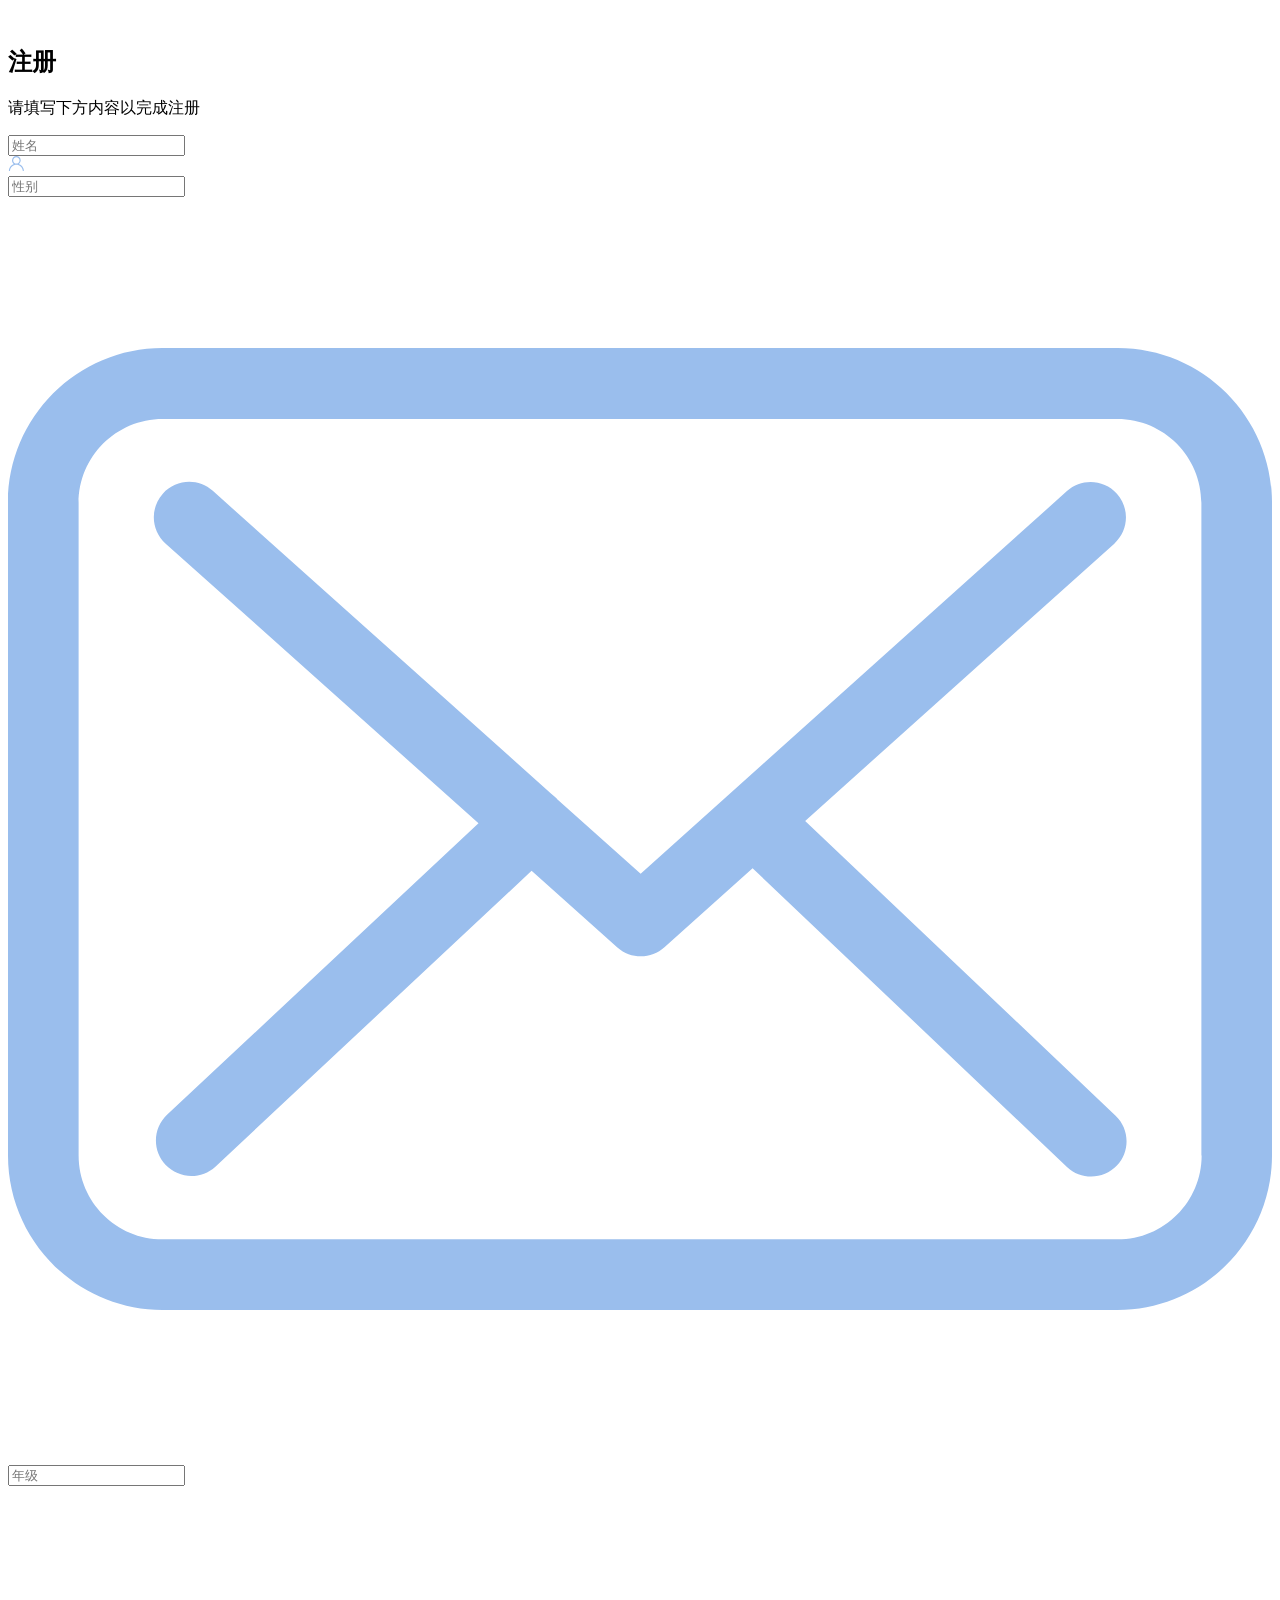
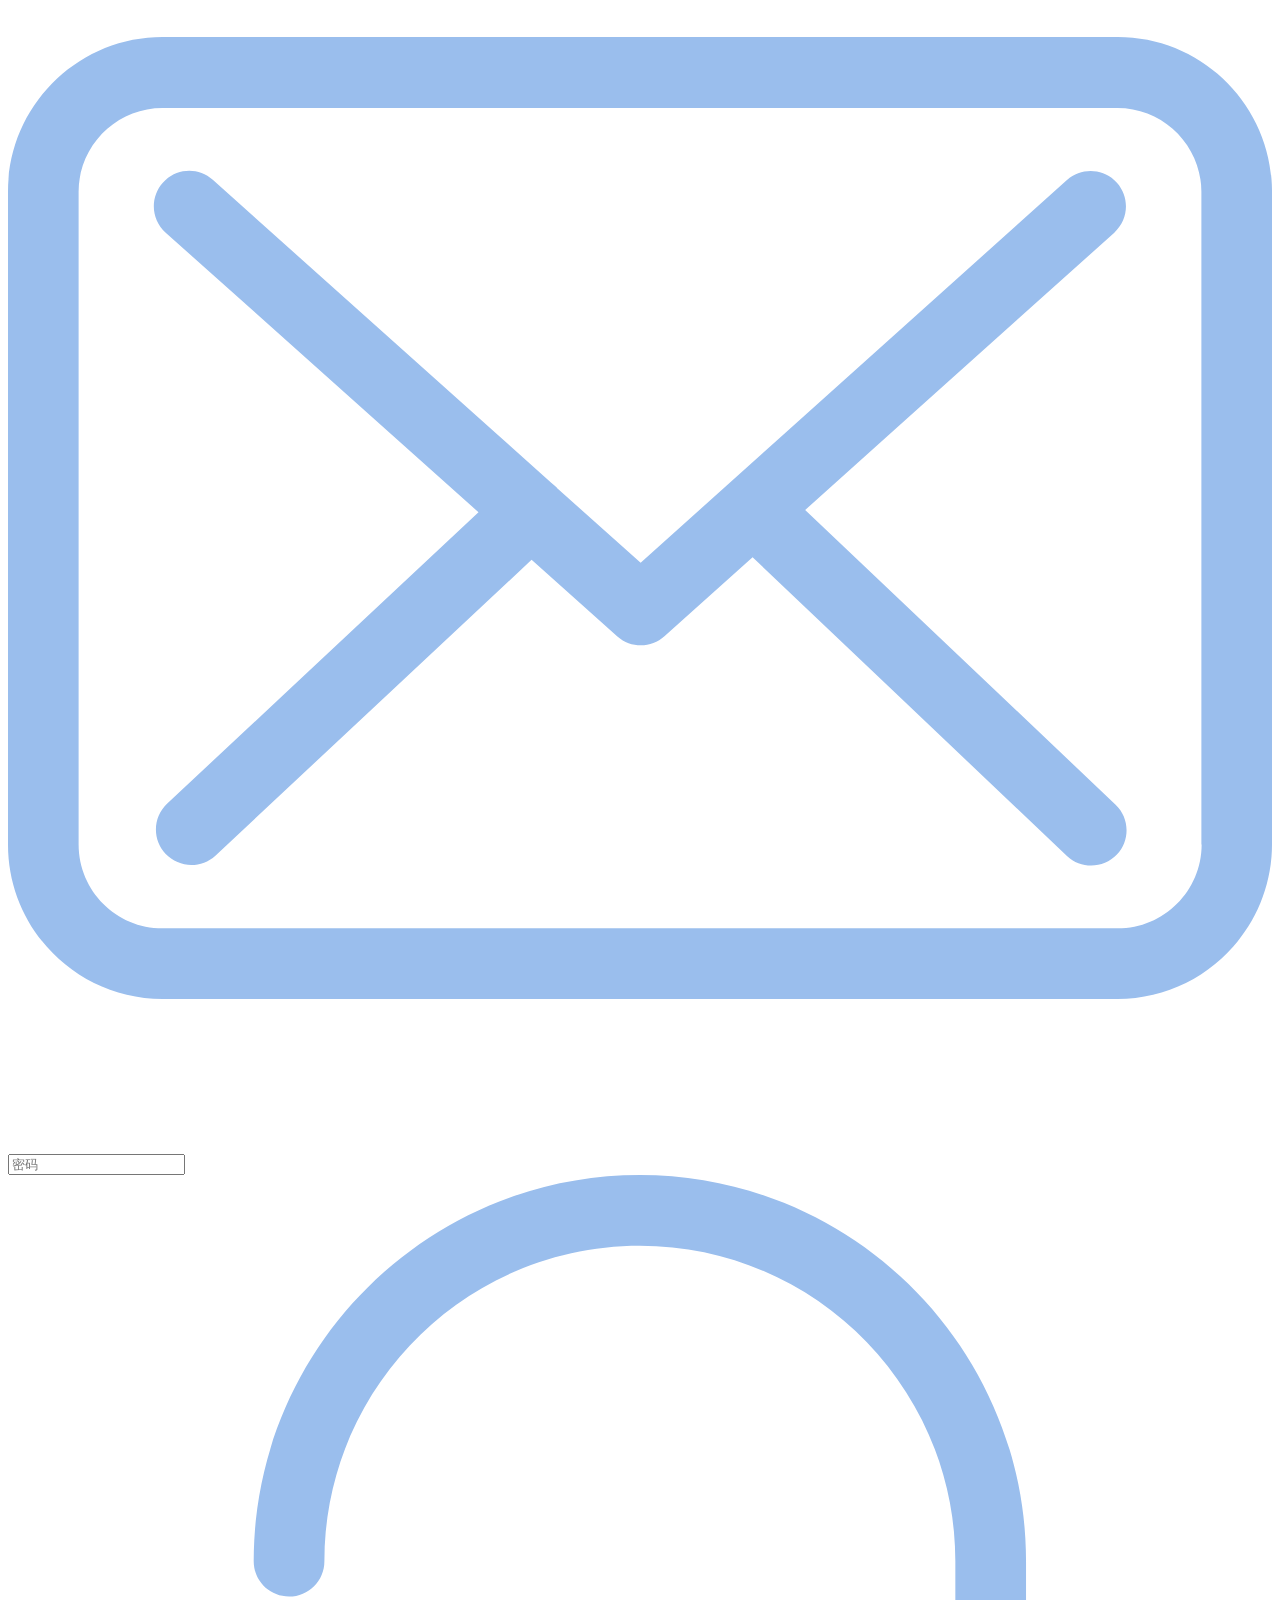
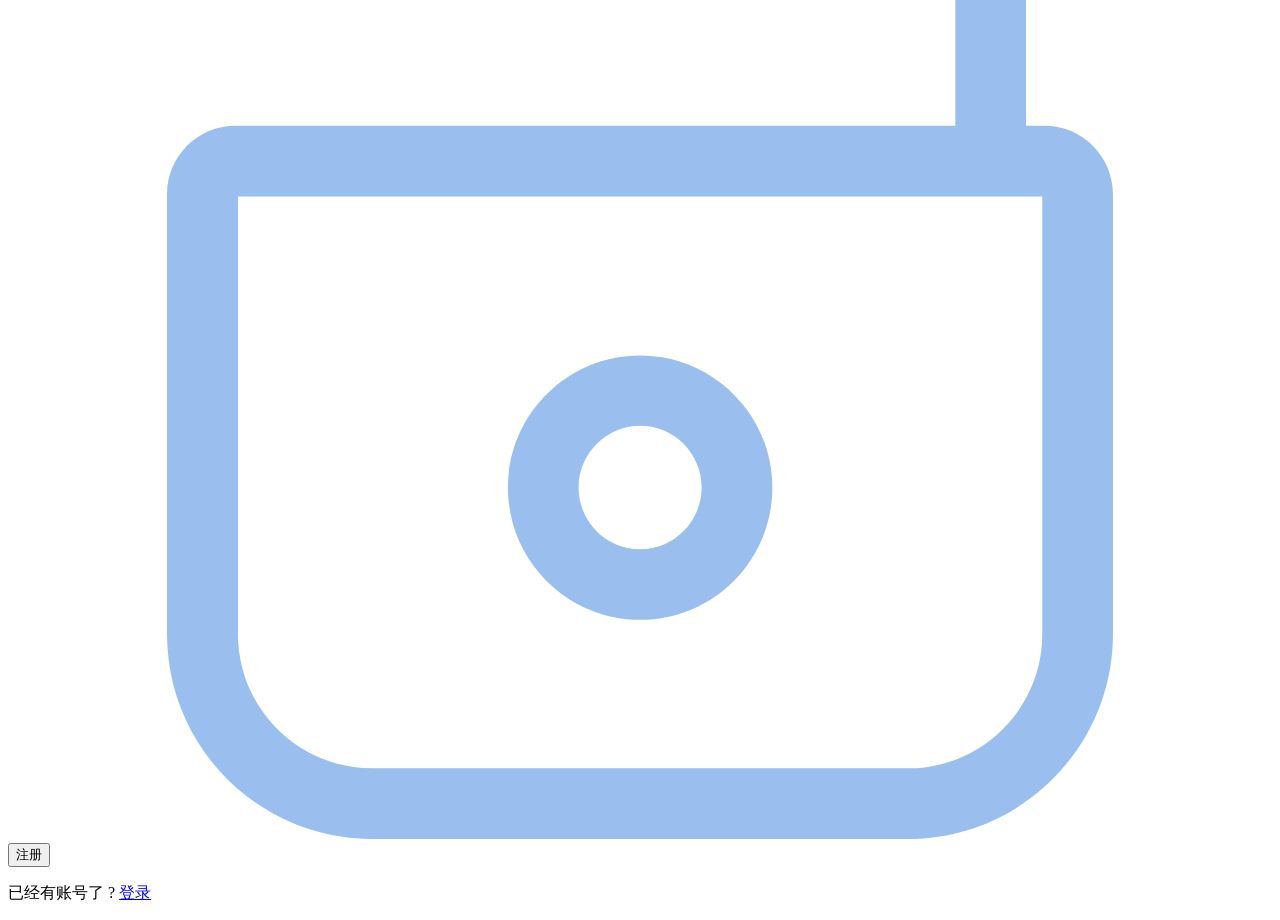
<file: target/BookManager-1.8-SNAPSHOT/WEB-INF/template/register.html>
<!DOCTYPE html>
<!--[if IE 8]> <html lang="en" class="ie8 no-js"> <![endif]-->
<!--[if IE 9]> <html lang="en" class="ie9 no-js"> <![endif]-->
<!--[if !IE]><!-->
<html lang="zxx" xmlns:th="http://www.thymeleaf.org"
      xmlns:sec="http://www.thymeleaf.org/extras/spring-security">
<!--<![endif]-->
<!-- Begin Head -->

<head>
    <title>叶玄朔的图书管理系统</title>
    <meta charset="utf-8">
    <meta content="width=device-width, initial-scale=1.0" name="viewport">
    <meta name="description" content="">
    <meta name="keywords" content="">
    <meta name="author" content="">
    <meta name="MobileOptimized" content="320">
    <!--Start Style -->
    <link rel="stylesheet" type="text/css" th:href="@{/static/css/fonts.css}">
    <link rel="stylesheet" type="text/css" th:href="@{/static/css/bootstrap.min.css}">
    <link rel="stylesheet" type="text/css" th:href="@{/static/css/auth.css}">
</head>

<body>
    <div class="ad-auth-wrapper">
        <div class="ad-auth-box">
            <div class="row align-items-center">
                <div class="col-xl-6 col-lg-6 col-md-12 col-sm-12 col-12">
                    <div class="ad-auth-img">
                        <img th:src="@{/static/picture/auth-img1.png}" alt="">
                    </div>
                </div>
                <div class="col-xl-6 col-lg-6 col-md-12 col-sm-12 col-12">
                    <div class="ad-auth-content">
                        <form th:action="@{/api/auth/register}" method="post">
                            <h2><span class="primary">注册</span></h2>
                            <p>请填写下方内容以完成注册</p>
                            <div class="ad-auth-form">
								<div class="ad-auth-feilds mb-30">
                                    <input name="username" type="text" placeholder="姓名" class="ad-input">
                                    <div class="ad-auth-icon">
                                        <svg xmlns="http://www.w3.org/2000/svg" xmlns:xlink="http://www.w3.org/1999/xlink" width="16px" height="16px">
										<path fill-rule="evenodd" fill="rgb(154, 190, 237)" d="M13.696,9.759 C12.876,8.942 11.901,8.337 10.837,7.971 C11.989,7.180 12.742,5.850 12.725,4.349 C12.698,1.961 10.713,0.031 8.318,0.062 C5.946,0.093 4.026,2.026 4.026,4.398 C4.026,5.879 4.774,7.189 5.914,7.971 C4.850,8.337 3.875,8.942 3.055,9.759 C1.786,11.025 1.026,12.663 0.878,14.426 C0.849,14.768 1.117,15.063 1.462,15.063 L1.466,15.063 C1.772,15.063 2.024,14.827 2.050,14.523 C2.325,11.285 5.057,8.734 8.375,8.734 C11.694,8.734 14.425,11.285 14.701,14.523 C14.727,14.827 14.979,15.063 15.285,15.063 L15.289,15.063 C15.634,15.063 15.902,14.768 15.873,14.426 C15.725,12.663 14.965,11.025 13.696,9.759 ZM8.375,7.562 C6.625,7.562 5.201,6.143 5.201,4.398 C5.201,2.653 6.625,1.234 8.375,1.234 C10.126,1.234 11.550,2.653 11.550,4.398 C11.550,6.143 10.126,7.562 8.375,7.562 Z"></path>
										</svg>
                                    </div>
                                </div>
                                <div class="ad-auth-feilds mb-30">
                                    <input name="sex" type="text" placeholder="性别" class="ad-input">
                                    <div class="ad-auth-icon">
                                        <svg xmlns="http://www.w3.org/2000/svg" viewbox="0 0 483.3 483.3"><path d="M424.3,57.75H59.1c-32.6,0-59.1,26.5-59.1,59.1v249.6c0,32.6,26.5,59.1,59.1,59.1h365.1c32.6,0,59.1-26.5,59.1-59.1    v-249.5C483.4,84.35,456.9,57.75,424.3,57.75z M456.4,366.45c0,17.7-14.4,32.1-32.1,32.1H59.1c-17.7,0-32.1-14.4-32.1-32.1v-249.5    c0-17.7,14.4-32.1,32.1-32.1h365.1c17.7,0,32.1,14.4,32.1,32.1v249.5H456.4z" data-original="#000000" class="active-path" data-old_color="#000000" fill="#9abeed"></path><path d="M304.8,238.55l118.2-106c5.5-5,6-13.5,1-19.1c-5-5.5-13.5-6-19.1-1l-163,146.3l-31.8-28.4c-0.1-0.1-0.2-0.2-0.2-0.3    c-0.7-0.7-1.4-1.3-2.2-1.9L78.3,112.35c-5.6-5-14.1-4.5-19.1,1.1c-5,5.6-4.5,14.1,1.1,19.1l119.6,106.9L60.8,350.95    c-5.4,5.1-5.7,13.6-0.6,19.1c2.7,2.8,6.3,4.3,9.9,4.3c3.3,0,6.6-1.2,9.2-3.6l120.9-113.1l32.8,29.3c2.6,2.3,5.8,3.4,9,3.4    c3.2,0,6.5-1.2,9-3.5l33.7-30.2l120.2,114.2c2.6,2.5,6,3.7,9.3,3.7c3.6,0,7.1-1.4,9.8-4.2c5.1-5.4,4.9-14-0.5-19.1L304.8,238.55z" data-original="#000000" class="active-path" data-old_color="#000000" fill="#9abeed"></path></svg>
                                    </div>
                                </div>
                                <div class="ad-auth-feilds mb-30">
                                    <input name="grade" type="text" placeholder="年级" class="ad-input">
                                    <div class="ad-auth-icon">
                                        <svg xmlns="http://www.w3.org/2000/svg" viewbox="0 0 483.3 483.3"><path d="M424.3,57.75H59.1c-32.6,0-59.1,26.5-59.1,59.1v249.6c0,32.6,26.5,59.1,59.1,59.1h365.1c32.6,0,59.1-26.5,59.1-59.1    v-249.5C483.4,84.35,456.9,57.75,424.3,57.75z M456.4,366.45c0,17.7-14.4,32.1-32.1,32.1H59.1c-17.7,0-32.1-14.4-32.1-32.1v-249.5    c0-17.7,14.4-32.1,32.1-32.1h365.1c17.7,0,32.1,14.4,32.1,32.1v249.5H456.4z" data-original="#000000" class="active-path" data-old_color="#000000" fill="#9abeed"></path><path d="M304.8,238.55l118.2-106c5.5-5,6-13.5,1-19.1c-5-5.5-13.5-6-19.1-1l-163,146.3l-31.8-28.4c-0.1-0.1-0.2-0.2-0.2-0.3    c-0.7-0.7-1.4-1.3-2.2-1.9L78.3,112.35c-5.6-5-14.1-4.5-19.1,1.1c-5,5.6-4.5,14.1,1.1,19.1l119.6,106.9L60.8,350.95    c-5.4,5.1-5.7,13.6-0.6,19.1c2.7,2.8,6.3,4.3,9.9,4.3c3.3,0,6.6-1.2,9.2-3.6l120.9-113.1l32.8,29.3c2.6,2.3,5.8,3.4,9,3.4    c3.2,0,6.5-1.2,9-3.5l33.7-30.2l120.2,114.2c2.6,2.5,6,3.7,9.3,3.7c3.6,0,7.1-1.4,9.8-4.2c5.1-5.4,4.9-14-0.5-19.1L304.8,238.55z" data-original="#000000" class="active-path" data-old_color="#000000" fill="#9abeed"></path></svg>
                                    </div>
                                </div>
                                <div class="ad-auth-feilds">
                                    <input name="password" type="password" placeholder="密码" class="ad-input">
                                    <div class="ad-auth-icon">
                                        <svg xmlns="http://www.w3.org/2000/svg" viewbox="0 0 482.8 482.8"><path d="M395.95,210.4h-7.1v-62.9c0-81.3-66.1-147.5-147.5-147.5c-81.3,0-147.5,66.1-147.5,147.5c0,7.5,6,13.5,13.5,13.5    s13.5-6,13.5-13.5c0-66.4,54-120.5,120.5-120.5c66.4,0,120.5,54,120.5,120.5v62.9h-275c-14.4,0-26.1,11.7-26.1,26.1v168.1    c0,43.1,35.1,78.2,78.2,78.2h204.9c43.1,0,78.2-35.1,78.2-78.2V236.5C422.05,222.1,410.35,210.4,395.95,210.4z M395.05,404.6    c0,28.2-22.9,51.2-51.2,51.2h-204.8c-28.2,0-51.2-22.9-51.2-51.2V237.4h307.2L395.05,404.6L395.05,404.6z" data-original="#000000" class="active-path" data-old_color="#000000" fill="#9abeed"></path><path d="M241.45,399.1c27.9,0,50.5-22.7,50.5-50.5c0-27.9-22.7-50.5-50.5-50.5c-27.9,0-50.5,22.7-50.5,50.5    S213.55,399.1,241.45,399.1z M241.45,325c13,0,23.5,10.6,23.5,23.5s-10.5,23.6-23.5,23.6s-23.5-10.6-23.5-23.5    S228.45,325,241.45,325z" data-original="#000000" class="active-path" data-old_color="#000000" fill="#9abeed"></path></svg>
                                    </div>
                                </div>
                            </div>
                            
                            <div class="ad-auth-btn">
                                <button class="ad-btn ad-login-member">注册</button>
                            </div>
                            <p class="ad-register-text">已经有账号了 ? <a href="login">登录</a></p>
                        </form>
                    </div>
                </div>
            </div>
        </div>
    </div>
</body>

</html>
</file>
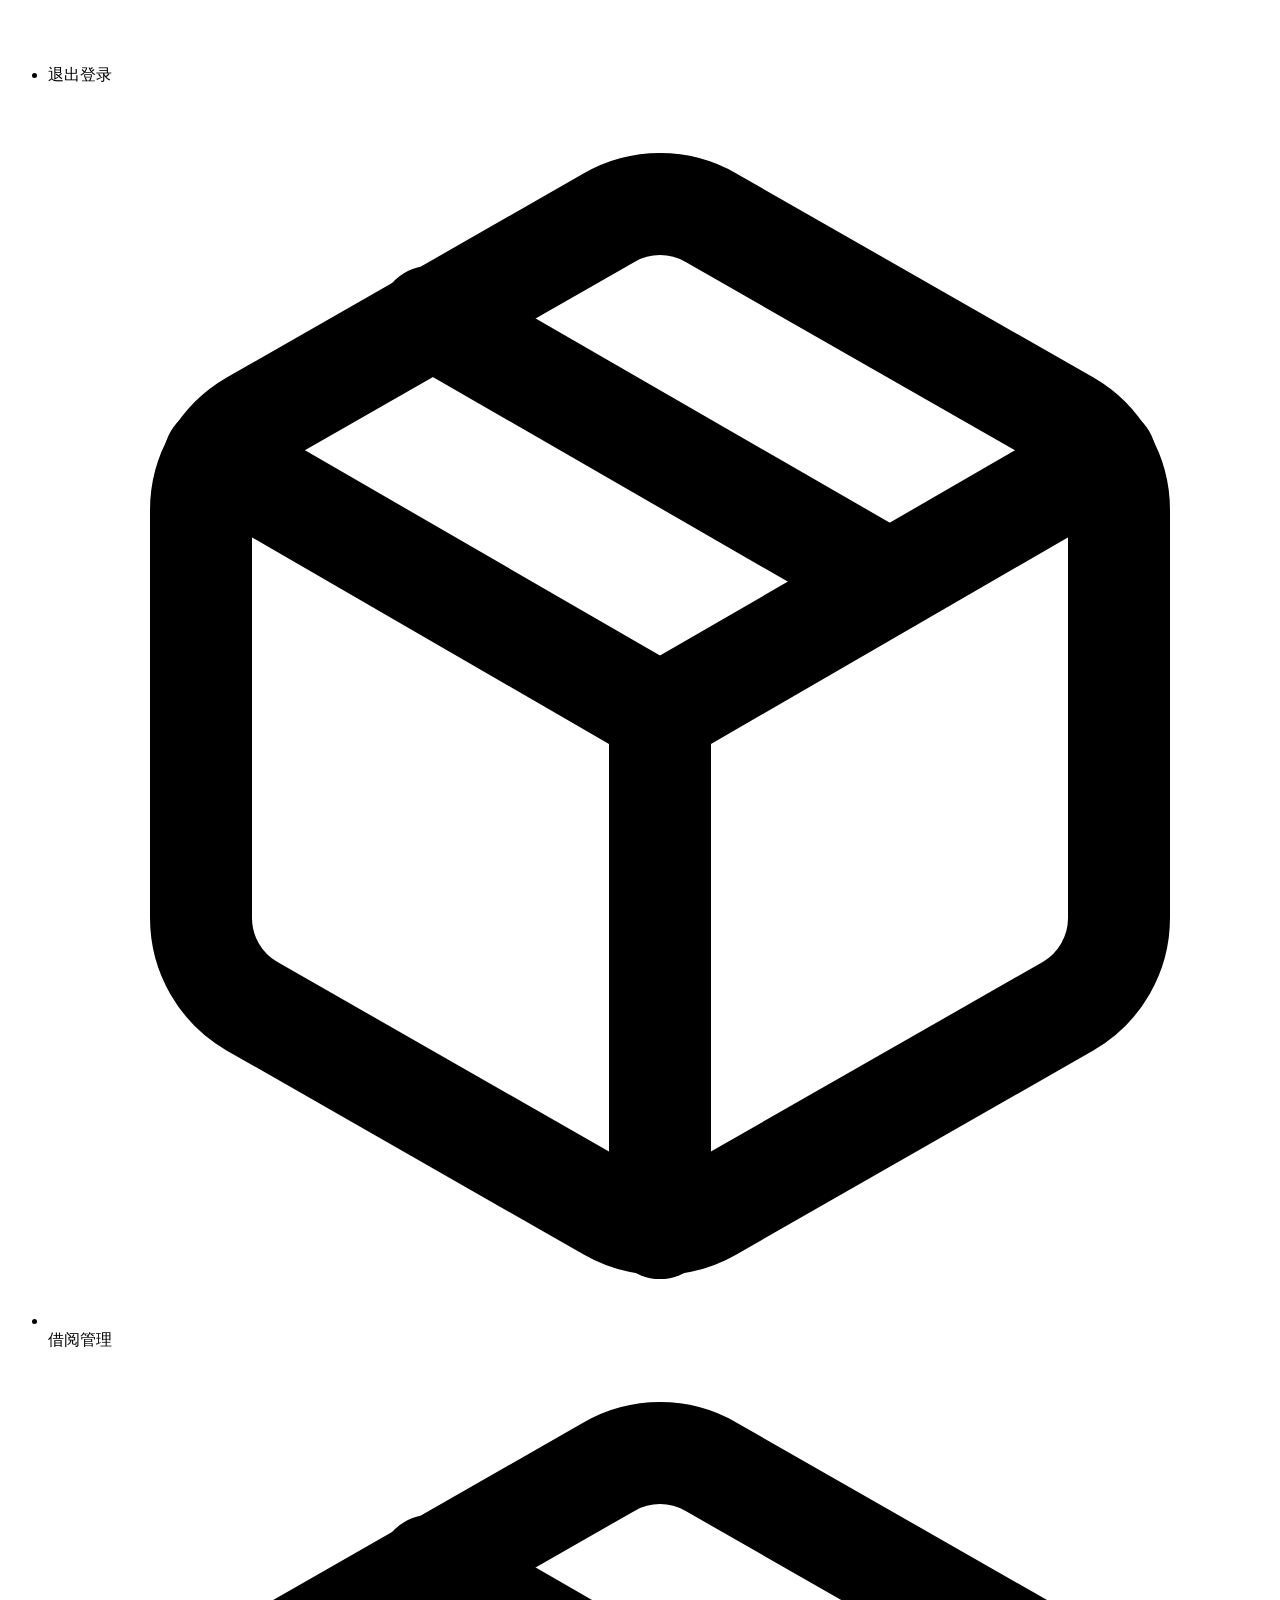
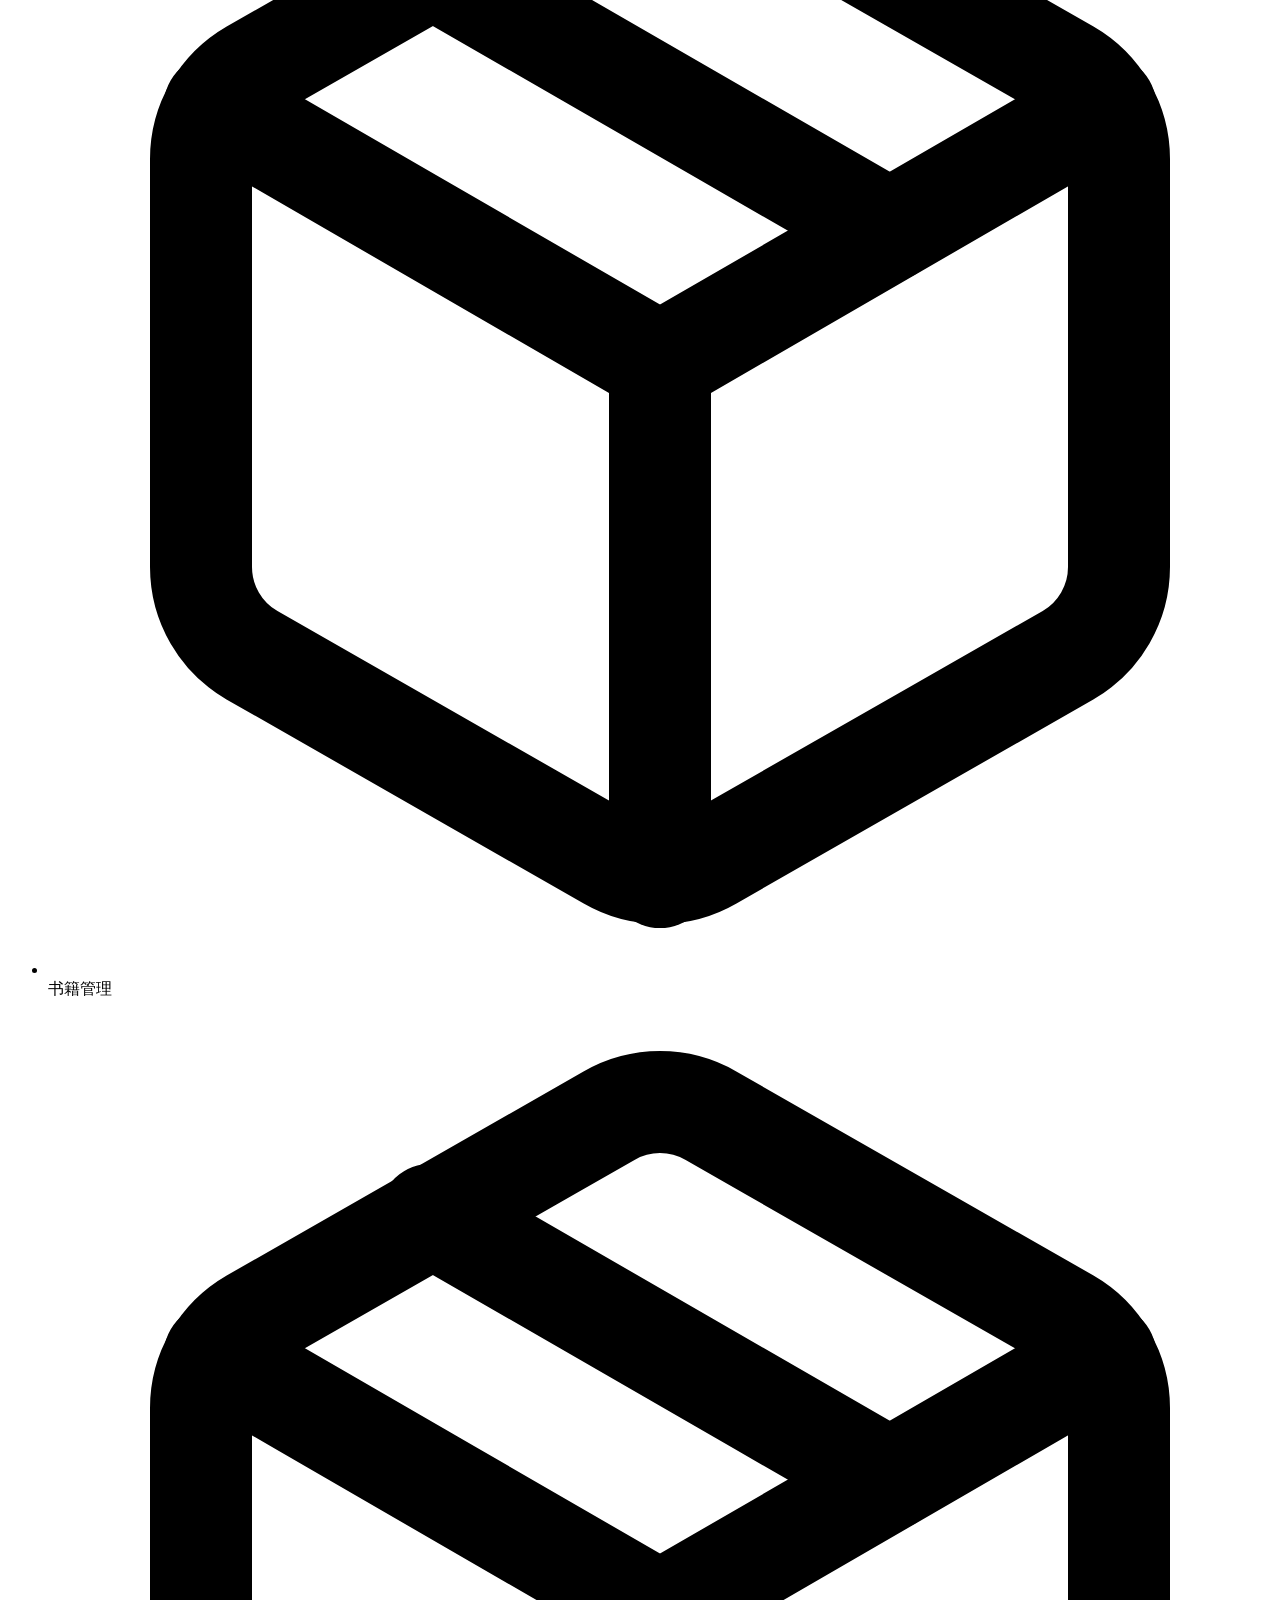
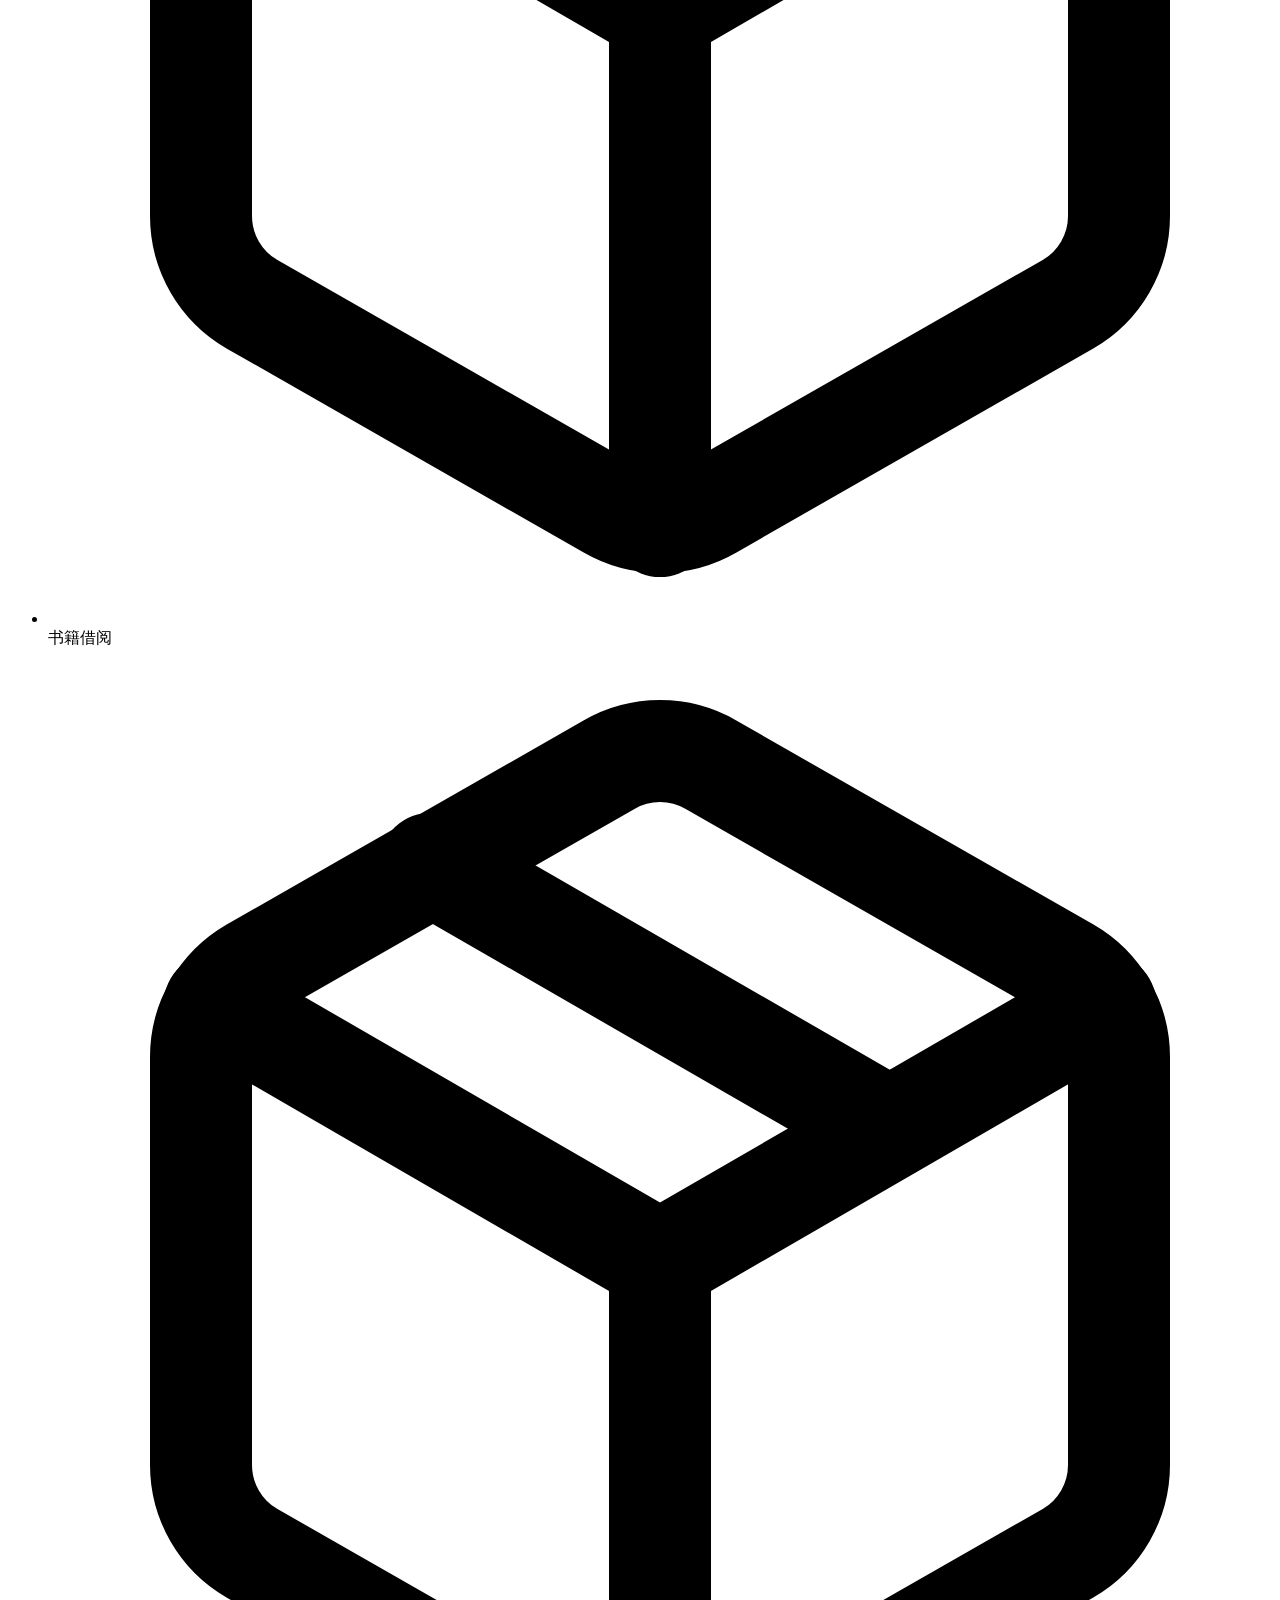
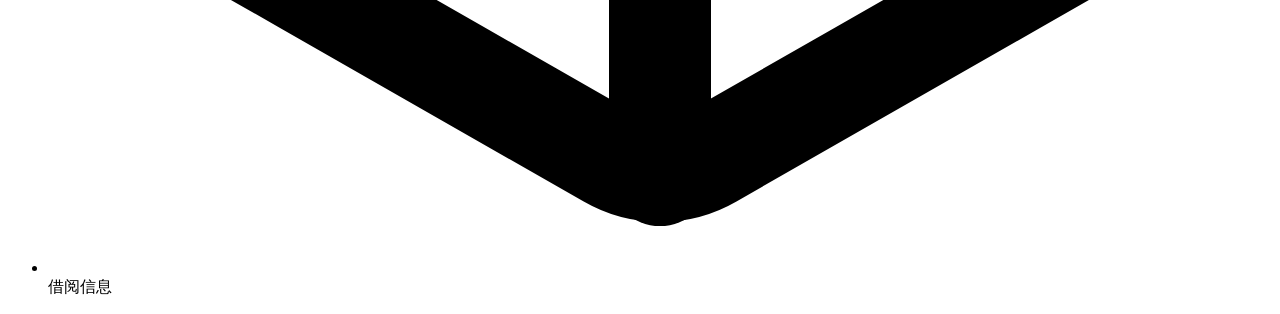
<file: target/BookManager-1.8-SNAPSHOT/WEB-INF/template/template.html>
<!DOCTYPE html>
<html lang="en" xmlns:th="http://www.thymeleaf.org"
      xmlns:sec="http://www.thymeleaf.org/extras/spring-security">
<head>
    <meta charset="UTF-8">
    <title>Title</title>
</head>
<body>
<header class="header-wrapper main-header" th:fragment="title">
    <div class="header-inner-wrapper">
        <div class="logo-wrapper">
            <a href="" class="admin-logo">
                <img th:src="@{/static/picture/logo.png}" alt="">
            </a>
        </div>
        <div class="header-right">
            <div class="header-left">
                <div class="header-links">
                    <a href="javascript:void(0);" class="toggle-btn">
                        <span></span>
                    </a>
                </div>
            </div>
            <div class="header-controls">
                <div class="user-info-wrapper header-links">
                    <a href="javascript:void(0);" class="user-info">
                        <img th:src="@{/static/picture/user.jpg}" alt="" class="user-img">
                        <div class="blink-animation">
                            <span class="blink-circle"></span>
                            <span class="main-circle"></span>
                        </div>
                    </a>
                    <div class="user-info-box">
                        <div class="drop-down-header">
                            <h4 th:text="${user.getName()}"></h4>
                            <p th:text="${user.getRole().equals('user') ? '学生' : '管理员'}"></p>
                        </div>
                        <ul>
                            <li>
                                <a th:href="@{/api/auth/logout}">
                                    <i class="fas fa-sign-out-alt"></i> 退出登录
                                </a>
                            </li>
                        </ul>
                    </div>
                </div>
            </div>
        </div>
    </div>
</header>
<!-- Sidebar Start -->
<aside class="sidebar-wrapper" th:fragment="aside">
    <div class="side-menu-wrap">
        <ul class="main-menu">
            <li sec:authorize="hasRole('admin')">
                <a th:href="@{/page/admin/index}">
                            <span class="icon-menu feather-icon">
                                <svg xmlns="http://www.w3.org/2000/svg" viewbox="0 0 24 24" fill="none" stroke="currentColor" stroke-width="2" stroke-linecap="round" stroke-linejoin="round" class="feather feather-package"><line x1="16.5" y1="9.4" x2="7.5" y2="4.21"></line><path d="M21 16V8a2 2 0 0 0-1-1.73l-7-4a2 2 0 0 0-2 0l-7 4A2 2 0 0 0 3 8v8a2 2 0 0 0 1 1.73l7 4a2 2 0 0 0 2 0l7-4A2 2 0 0 0 21 16z"></path><polyline points="3.27 6.96 12 12.01 20.73 6.96"></polyline><line x1="12" y1="22.08" x2="12" y2="12"></line></svg>
                            </span>
                    <span class="menu-text">借阅管理</span>
                </a>
            </li>
            <li sec:authorize="hasRole('admin')">
                <a th:href="@{/page/admin/book}">
                            <span class="icon-menu feather-icon">
                                <svg xmlns="http://www.w3.org/2000/svg" viewbox="0 0 24 24" fill="none" stroke="currentColor" stroke-width="2" stroke-linecap="round" stroke-linejoin="round" class="feather feather-package"><line x1="16.5" y1="9.4" x2="7.5" y2="4.21"></line><path d="M21 16V8a2 2 0 0 0-1-1.73l-7-4a2 2 0 0 0-2 0l-7 4A2 2 0 0 0 3 8v8a2 2 0 0 0 1 1.73l7 4a2 2 0 0 0 2 0l7-4A2 2 0 0 0 21 16z"></path><polyline points="3.27 6.96 12 12.01 20.73 6.96"></polyline><line x1="12" y1="22.08" x2="12" y2="12"></line></svg>
                            </span>
                    <span class="menu-text">书籍管理</span>
                </a>
            </li>
            <li sec:authorize="hasRole('user')">
                <a th:href="@{/page/user/index}">
                            <span class="icon-menu feather-icon">
                                <svg xmlns="http://www.w3.org/2000/svg" viewbox="0 0 24 24" fill="none" stroke="currentColor" stroke-width="2" stroke-linecap="round" stroke-linejoin="round" class="feather feather-package"><line x1="16.5" y1="9.4" x2="7.5" y2="4.21"></line><path d="M21 16V8a2 2 0 0 0-1-1.73l-7-4a2 2 0 0 0-2 0l-7 4A2 2 0 0 0 3 8v8a2 2 0 0 0 1 1.73l7 4a2 2 0 0 0 2 0l7-4A2 2 0 0 0 21 16z"></path><polyline points="3.27 6.96 12 12.01 20.73 6.96"></polyline><line x1="12" y1="22.08" x2="12" y2="12"></line></svg>
                            </span>
                    <span class="menu-text">书籍借阅</span>
                </a>
            </li>
            <li sec:authorize="hasRole('user')">
                <a th:href="@{/page/user/book}">
                            <span class="icon-menu feather-icon">
                                <svg xmlns="http://www.w3.org/2000/svg" viewbox="0 0 24 24" fill="none" stroke="currentColor" stroke-width="2" stroke-linecap="round" stroke-linejoin="round" class="feather feather-package"><line x1="16.5" y1="9.4" x2="7.5" y2="4.21"></line><path d="M21 16V8a2 2 0 0 0-1-1.73l-7-4a2 2 0 0 0-2 0l-7 4A2 2 0 0 0 3 8v8a2 2 0 0 0 1 1.73l7 4a2 2 0 0 0 2 0l7-4A2 2 0 0 0 21 16z"></path><polyline points="3.27 6.96 12 12.01 20.73 6.96"></polyline><line x1="12" y1="22.08" x2="12" y2="12"></line></svg>
                            </span>
                    <span class="menu-text">借阅信息</span>
                </a>
            </li>
        </ul>
    </div>
</aside>
</body>
</html>
</file>
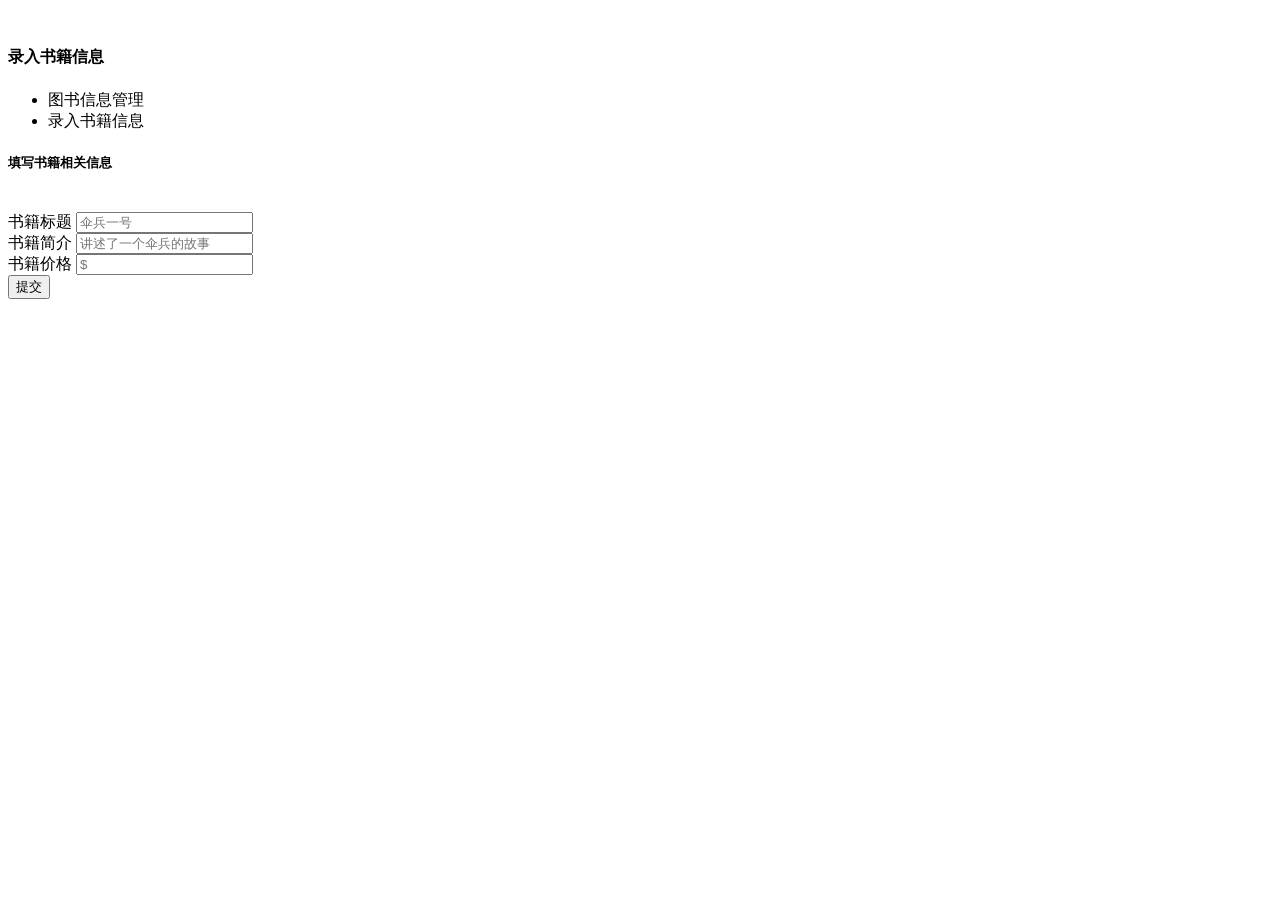
<file: target/BookManager-1.8-SNAPSHOT/WEB-INF/template/admin/add-book.html>
<!DOCTYPE html>
<!--[if IE 8]> <html lang="en" class="ie8 no-js"> <![endif]-->
<!--[if IE 9]> <html lang="en" class="ie9 no-js"> <![endif]-->
<!--[if !IE]><!-->
<html lang="zxx" xmlns:th="http://www.thymeleaf.org"
      xmlns:sec="http://www.thymeleaf.org/extras/spring-security">
<!--<![endif]-->
<!-- Begin Head -->

<head>
    <title>叶玄朔的图书管理系统</title>
    <meta charset="utf-8">
    <meta content="width=device-width, initial-scale=1.0" name="viewport">
    <meta name="description" content="">
    <meta name="keywords" content="">
    <meta name="author" content="">
    <meta name="MobileOptimized" content="320">
    <!--Start Style -->
    <link rel="stylesheet" type="text/css" th:href="@{/static/css/fonts.css}">
    <link rel="stylesheet" type="text/css" th:href="@{/static/css/bootstrap.min.css}">
    <link rel="stylesheet" type="text/css" th:href="@{/static/css/font-awesome.min.css}">
    <link rel="stylesheet" type="text/css" th:href="@{/static/css/icofont.min.css}">
    <link rel="stylesheet" type="text/css" th:href="@{/static/css/style.css}">
    <link rel="stylesheet" id="theme-change" type="text/css" href="">
</head>

<body>
<div class="loader">
    <div class="spinner">
        <img th:src="@{/static/picture/loader.gif}" alt="">
    </div>
</div>
<!-- Main Body -->
<div class="page-wrapper">
    <div th:replace="template.html::title"></div>
    <div th:replace="template.html::aside"></div>
    <div class="page-wrapper">
        <div class="main-content">
            <!-- Page Title Start -->
            <div class="row">
                <div class="col-xl-12 col-lg-12 col-md-12 col-sm-12 col-12">
                    <div class="page-title-wrapper">
                        <div class="page-title-box">
                            <h4 class="page-title bold">录入书籍信息</h4>
                        </div>
                        <div class="breadcrumb-list">
                            <ul>
                                <li class="breadcrumb-link">
                                    <a th:href="@{/page/admin/book}"><i class="fas fa-home mr-2"></i>图书信息管理</a>
                                </li>
                                <li class="breadcrumb-link active">录入书籍信息</li>
                            </ul>
                        </div>
                    </div>
                </div>
            </div>
            <!-- From Start -->
            <div class="from-wrapper">
                <div class="row">
                    <div class="col-xl-12 col-lg-12 col-md-12 col-sm-12 col-12">
                        <div class="card">
                            <div class="card-body">
                                <form class="separate-form" method="post" th:action="@{/api/admin/add-book}">
                                    <div class="card-body">
                                        <form class="separate-form">
                                            <div class="col-xl-12 col-lg-12 col-md-12 col-sm-12 col-12">
                                                <h5 class="from-title mb-1">填写书籍相关信息</h5>
                                                <br>
                                                <div class="row">
                                                    <div class="col-xl-6 col-lg-6 col-md-12 col-sm-12 col-12">
                                                        <div class="form-group">
                                                            <label for="member-name" class="col-form-label">书籍标题</label>
                                                            <input class="form-control" type="text" placeholder="伞兵一号" id="member-name" name="title">
                                                        </div>
                                                    </div>
                                                    <div class="col-xl-6 col-lg-6 col-md-12 col-sm-12 col-12">
                                                        <div class="form-group">
                                                            <label for="member-email" class="col-form-label">书籍简介</label>
                                                            <input class="form-control" type="text" placeholder="讲述了一个伞兵的故事" id="member-email" name="desc">
                                                        </div>
                                                    </div>
                                                    <div class="col-xl-6 col-lg-6 col-md-12 col-sm-12 col-12">
                                                        <div class="form-group">
                                                            <label for="company-name" class="col-form-label">书籍价格</label>
                                                            <input class="form-control" type="text" placeholder="$" id="company-name" name="price">
                                                        </div>
                                                    </div>
                                                </div>
                                                <div class="form-group mb-0">
                                                    <button class="btn btn-primary" th:type="submit" onclick="confirm('添加成功!')">提交</button>
                                                </div>
                                            </div>
                                        </form>
                                    </div>
                                </form>
                            </div>
                        </div>
                    </div>
                </div>
            </div>
        </div>
    </div>
</div>

<!-- Script Start -->
<script th:src="@{/static/js/jquery.min.js}"></script>
<script th:src="@{/static/js/popper.min.js}"></script>
<script th:src="@{/static/js/bootstrap.min.js}"></script>
<script th:src="@{/static/js/swiper.min.js}"></script>
<script th:src="@{/static/js/apexcharts.min.js}"></script>
<script th:src="@{/static/js/control-chart-apexcharts.js}"></script>
<!-- Page Specific -->
<script th:src="@{/static/js/nice-select.min.js}"></script>
<!-- Custom Script -->
<script th:src="@{/static/js/custom.js}"></script>
</body>

</html>
</file>
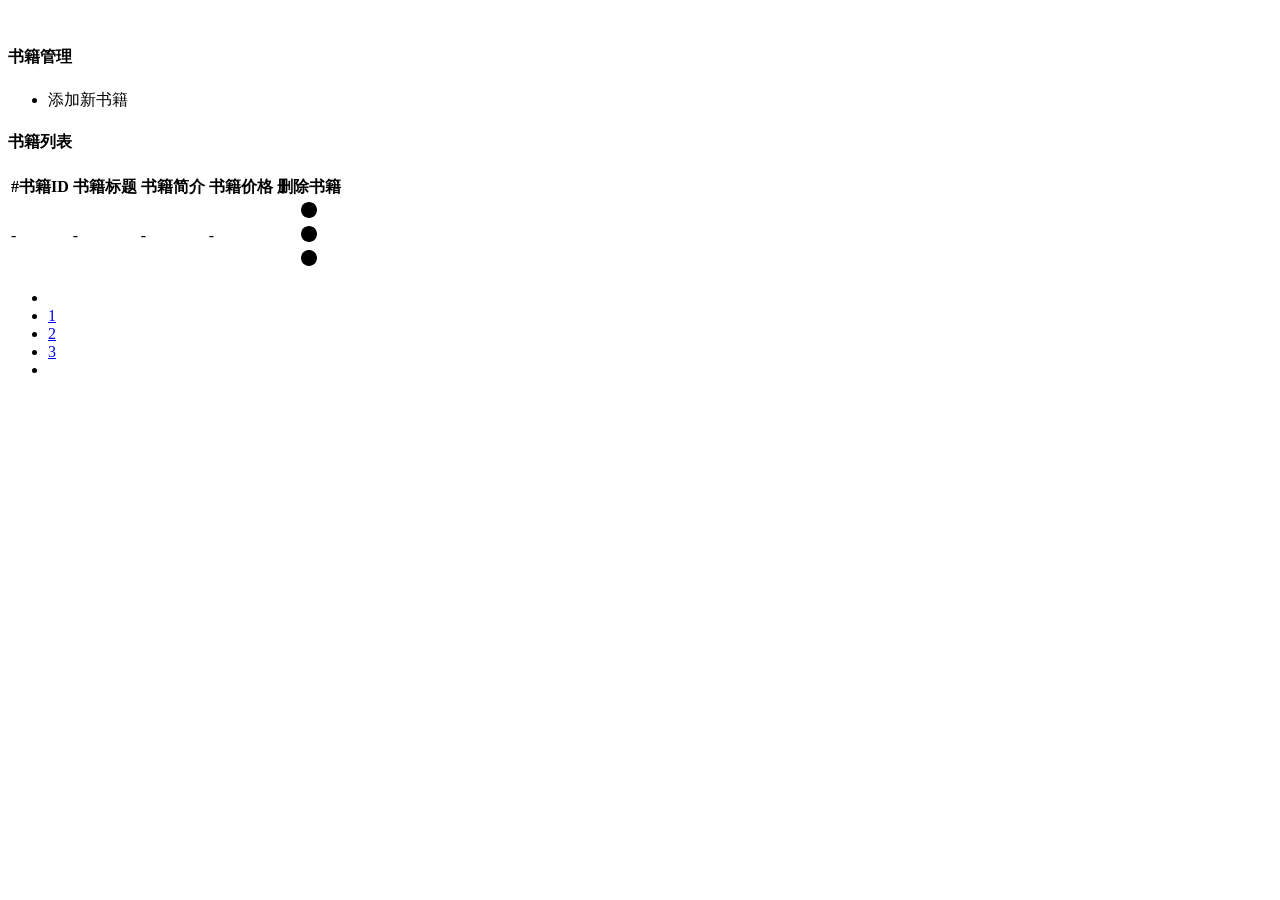
<file: target/BookManager-1.8-SNAPSHOT/WEB-INF/template/admin/book.html>
<!DOCTYPE html>
<!--[if IE 8]> <html lang="en" class="ie8 no-js"> <![endif]-->
<!--[if IE 9]> <html lang="en" class="ie9 no-js"> <![endif]-->
<!--[if !IE]><!-->
<html lang="zxx" xmlns:th="http://www.thymeleaf.org"
      xmlns:sec="http://www.thymeleaf.org/extras/spring-security">
<!--<![endif]-->
<!-- Begin Head -->

<head>
    <title>叶玄朔的图书管理系统</title>
    <meta charset="utf-8">
    <meta content="width=device-width, initial-scale=1.0" name="viewport">
    <meta name="description" content="">
    <meta name="keywords" content="">
    <meta name="author" content="">
    <meta name="MobileOptimized" content="320">
    <!--Start Style -->
    <link rel="stylesheet" type="text/css" th:href="@{/static/css/fonts.css}">
    <link rel="stylesheet" type="text/css" th:href="@{/static/css/bootstrap.min.css}">
    <link rel="stylesheet" type="text/css" th:href="@{/static/css/font-awesome.min.css}">
    <link rel="stylesheet" type="text/css" th:href="@{/static/css/icofont.min.css}">
    <link rel="stylesheet" type="text/css" th:href="@{/static/css/style.css}">
	<link rel="stylesheet" id="theme-change" type="text/css" href="">
</head>

<body>
<div class="loader">
    <div class="spinner">
        <img th:src="@{/static/picture/loader.gif}" alt="">
    </div>
</div>
    <!-- Main Body -->
    <div class="page-wrapper">
        <div th:replace="template.html::title"></div>
        <div th:replace="template.html::aside"></div>
        <div class="page-wrapper">
            <div class="main-content">
                <!-- Page Title Start -->
                <div class="row">
                    <div class="colxl-12 col-lg-12 col-md-12 col-sm-12 col-12">
                        <div class="page-title-wrapper">
                            <div class="page-title-box ad-title-box-use">
                                <h4 class="page-title bold">书籍管理</h4>
                            </div>
                            <div class="ad-breadcrumb">
                                <ul>
                                    <li>
                                        <div class="add-group">
                                            <a class="ad-btn" th:href="@{/page/admin/add-book}">添加新书籍</a>
                                        </div>
                                    </li>
                                </ul>
                            </div>
                        </div>
                    </div>
                </div>
                <!-- Table Start -->
                <div class="row">
                    <!-- Styled Table Card-->
                    <div class="col-xl-12 col-lg-12 col-md-12 col-sm-12 col-12">
                        <div class="card table-card">
                            <div class="card-header pb-0">
                                <h4>书籍列表</h4>
                            </div>
                            <div class="card-body">
                                <div class="chart-holder">
                                    <div class="table-responsive">
                                        <table class="table table-styled mb-0">
                                            <thead>
                                            <tr>
                                                <th>#书籍ID</th>
                                                <th>书籍标题</th>
                                                <th>书籍简介</th>
                                                <th>书籍价格</th>
                                                <th>删除书籍</th>
                                            </tr>
                                            </thead>
                                            <tbody>
                                            <tr th:each="book : ${bookList}">
                                                <td th:text="${book.getBid()}">-</td>
                                                <td th:text="${book.getTitle()}">-</td>
                                                <td th:text="${book.getDesc()}">-</td>
                                                <td th:text="${book.getPrice()}">-</td>
                                                <td class="relative">
                                                    <a class="action-btn " onclick="confirm('删除成功!')" th:href="@{/api/admin/del-book(id=${book.getBid()})}">
                                                        <svg class="default-size " viewBox="0 0 341.333 341.333 ">
                                                            <g>
                                                                <g>
                                                                    <g>
                                                                        <path d="M170.667,85.333c23.573,0,42.667-19.093,42.667-42.667C213.333,19.093,194.24,0,170.667,0S128,19.093,128,42.667 C128,66.24,147.093,85.333,170.667,85.333z "></path>
                                                                        <path d="M170.667,128C147.093,128,128,147.093,128,170.667s19.093,42.667,42.667,42.667s42.667-19.093,42.667-42.667 S194.24,128,170.667,128z "></path>
                                                                        <path d="M170.667,256C147.093,256,128,275.093,128,298.667c0,23.573,19.093,42.667,42.667,42.667s42.667-19.093,42.667-42.667 C213.333,275.093,194.24,256,170.667,256z "></path>
                                                                    </g>
                                                                </g>
                                                            </g>
                                                        </svg>
                                                    </a>
                                                </td>
                                            </tr>
                                            </tbody>
                                        </table>
                                    </div>
                                </div>
                                <div class="text-right">
                                    <nav class="d-inline-block">
                                        <ul class="pagination mb-0 ">
                                            <li class="page-item disabled ">
                                                <a class="page-link" href="javascript:void(0);" tabindex="-1"><i class="fas fa-chevron-left"></i></a>
                                            </li>
                                            <li class="page-item active "><a class="page-link " href="javascript:void(0); ">1</a></li>
                                            <li class="page-item ">
                                                <a class="page-link " href="javascript:void(0); ">2</a>
                                            </li>
                                            <li class="page-item "><a class="page-link " href="javascript:void(0); ">3</a></li>
                                            <li class="page-item ">
                                                <a class="page-link " href="javascript:void(0); "><i class="fas fa-chevron-right "></i></a>
                                            </li>
                                        </ul>
                                    </nav>
                                </div>
                            </div>
                        </div>
                    </div>
                </div>
            </div>
        </div>
    </div>

    <!-- Script Start -->
    <script th:src="@{/static/js/jquery.min.js}"></script>
    <script th:src="@{/static/js/popper.min.js}"></script>
    <script th:src="@{/static/js/bootstrap.min.js}"></script>
    <script th:src="@{/static/js/swiper.min.js}"></script>
    <script th:src="@{/static/js/apexcharts.min.js}"></script>
    <script th:src="@{/static/js/control-chart-apexcharts.js}"></script>
    <!-- Page Specific -->
    <script th:src="@{/static/js/nice-select.min.js}"></script>
    <!-- Custom Script -->
    <script th:src="@{/static/js/custom.js}"></script>
</body>

</html>
</file>
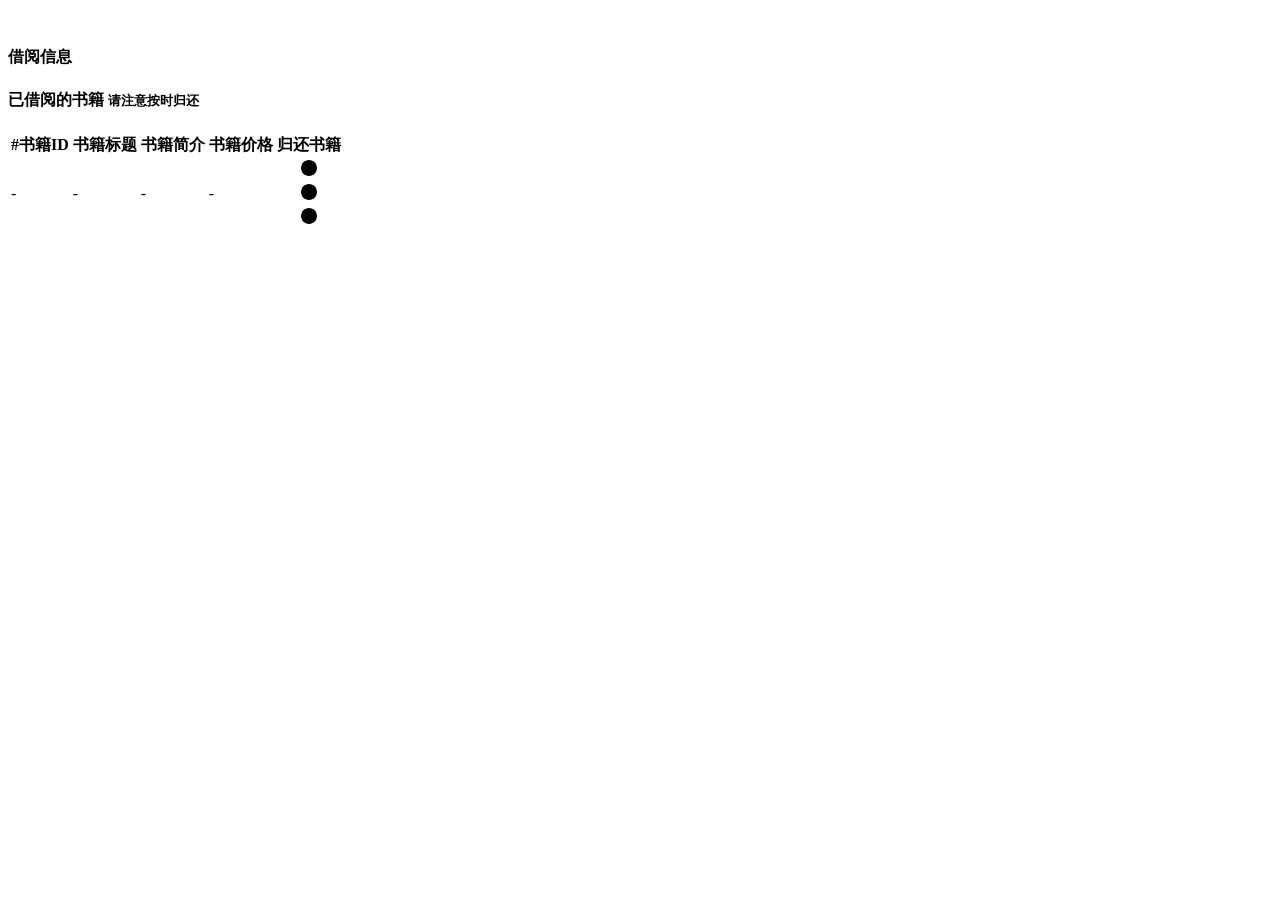
<file: target/BookManager-1.8-SNAPSHOT/WEB-INF/template/user/book.html>
<!DOCTYPE html>
<!--[if IE 8]> <html lang="en" class="ie8 no-js"> <![endif]-->
<!--[if IE 9]> <html lang="en" class="ie9 no-js"> <![endif]-->
<!--[if !IE]><!-->
<html lang="zxx" xmlns:th="http://www.thymeleaf.org"
      xmlns:sec="http://www.thymeleaf.org/extras/spring-security">
<!--<![endif]-->
<!-- Begin Head -->

<head>
    <title>叶玄朔的图书管理系统</title>
    <meta charset="utf-8">
    <meta content="width=device-width, initial-scale=1.0" name="viewport">
    <meta name="description" content="">
    <meta name="keywords" content="">
    <meta name="author" content="">
    <meta name="MobileOptimized" content="320">
    <!--Start Style -->
    <link rel="stylesheet" type="text/css" th:href="@{/static/css/fonts.css}">
    <link rel="stylesheet" type="text/css" th:href="@{/static/css/bootstrap.min.css}">
    <link rel="stylesheet" type="text/css" th:href="@{/static/css/font-awesome.min.css}">
    <link rel="stylesheet" type="text/css" th:href="@{/static/css/icofont.min.css}">
    <link rel="stylesheet" type="text/css" th:href="@{/static/css/style.css}">
	<link rel="stylesheet" id="theme-change" type="text/css" href="">
</head>

<body>
	<div class="loader">
	  <div class="spinner">
		<img th:src="@{/static/picture/loader.gif}" alt="">
	  </div> 
	</div>
    <!-- Main Body -->
    <div class="page-wrapper">
        <div th:replace="template.html::title"></div>
        <div th:replace="template.html::aside"></div>
        <div class="page-wrapper">
            <div class="main-content">
                <!-- Page Title Start -->
                <div class="row">
                    <div class="colxl-12 col-lg-12 col-md-12 col-sm-12 col-12">
                        <div class="page-title-wrapper">
                            <div class="page-title-box ad-title-box-use">
                                <h4 class="page-title bold">借阅信息</h4>
                            </div>
                        </div>
                    </div>
                </div>
                <!-- Table Start -->
                <div class="row">
                    <!-- Styled Table Card-->
                    <div class="col-xl-12 col-lg-12 col-md-12 col-sm-12 col-12">
                        <div class="card table-card">
                            <div class="card-header pb-0">
                                <h4>已借阅的书籍 <code>请注意按时归还</code></code></h4>
                            </div>
                            <div class="card-body">
                                <div class="chart-holder">
                                    <div class="table-responsive">
                                        <table class="table table-styled mb-0">
                                            <thead>
                                            <tr>
                                                <th>#书籍ID</th>
                                                <th>书籍标题</th>
                                                <th>书籍简介</th>
                                                <th>书籍价格</th>
                                                <th>归还书籍</th>
                                            </tr>
                                            </thead>
                                            <tbody>
                                            <tr th:each="book : ${bookList}">
                                                <td th:text="${book.getBid()}">-</td>
                                                <td th:text="${book.getTitle()}">-</td>
                                                <td th:text="${book.getDesc()}">-</td>
                                                <td th:text="${book.getPrice()}">-</td>
                                                <td class="relative">
                                                    <a class="action-btn " onclick="confirm('归还成功!')" th:href="@{/api/user/return-book(id=${book.getBid()})}">
                                                        <svg class="default-size " viewBox="0 0 341.333 341.333 ">
                                                            <g>
                                                                <g>
                                                                    <g>
                                                                        <path d="M170.667,85.333c23.573,0,42.667-19.093,42.667-42.667C213.333,19.093,194.24,0,170.667,0S128,19.093,128,42.667 C128,66.24,147.093,85.333,170.667,85.333z "></path>
                                                                        <path d="M170.667,128C147.093,128,128,147.093,128,170.667s19.093,42.667,42.667,42.667s42.667-19.093,42.667-42.667 S194.24,128,170.667,128z "></path>
                                                                        <path d="M170.667,256C147.093,256,128,275.093,128,298.667c0,23.573,19.093,42.667,42.667,42.667s42.667-19.093,42.667-42.667 C213.333,275.093,194.24,256,170.667,256z "></path>
                                                                    </g>
                                                                </g>
                                                            </g>
                                                        </svg>
                                                    </a>
                                                </td>
                                            </tr>
                                            </tbody>
                                        </table>
                                    </div>
                                </div>
                            </div>
                        </div>
                    </div>
                </div>
            </div>
        </div>
    </div>

    <!-- Script Start -->
    <script th:src="@{/static/js/jquery.min.js}"></script>
    <script th:src="@{/static/js/popper.min.js}"></script>
    <script th:src="@{/static/js/bootstrap.min.js}"></script>
    <script th:src="@{/static/js/swiper.min.js}"></script>
    <script th:src="@{/static/js/apexcharts.min.js}"></script>
    <script th:src="@{/static/js/control-chart-apexcharts.js}"></script>
    <!-- Page Specific -->
    <script th:src="@{/static/js/nice-select.min.js}"></script>
    <!-- Custom Script -->
    <script th:src="@{/static/js/custom.js}"></script>
</body>

</html>
</file>
